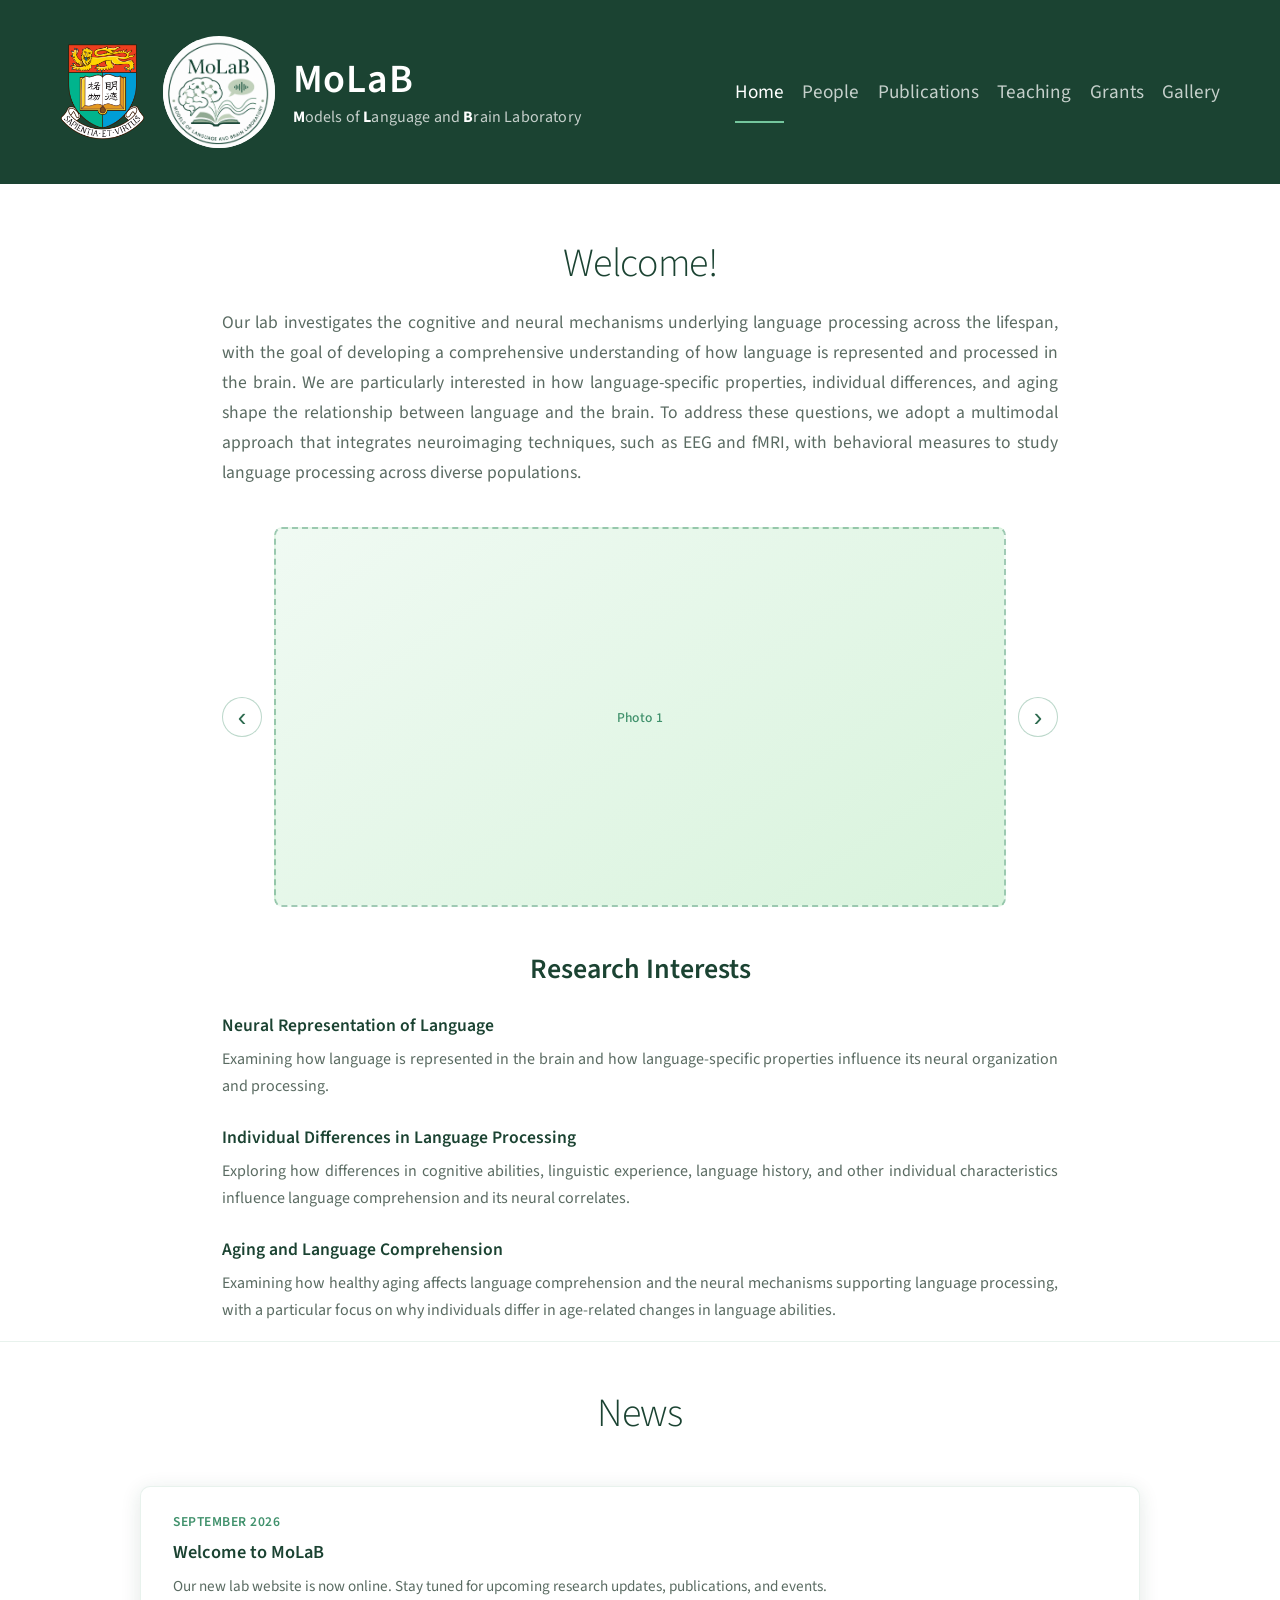
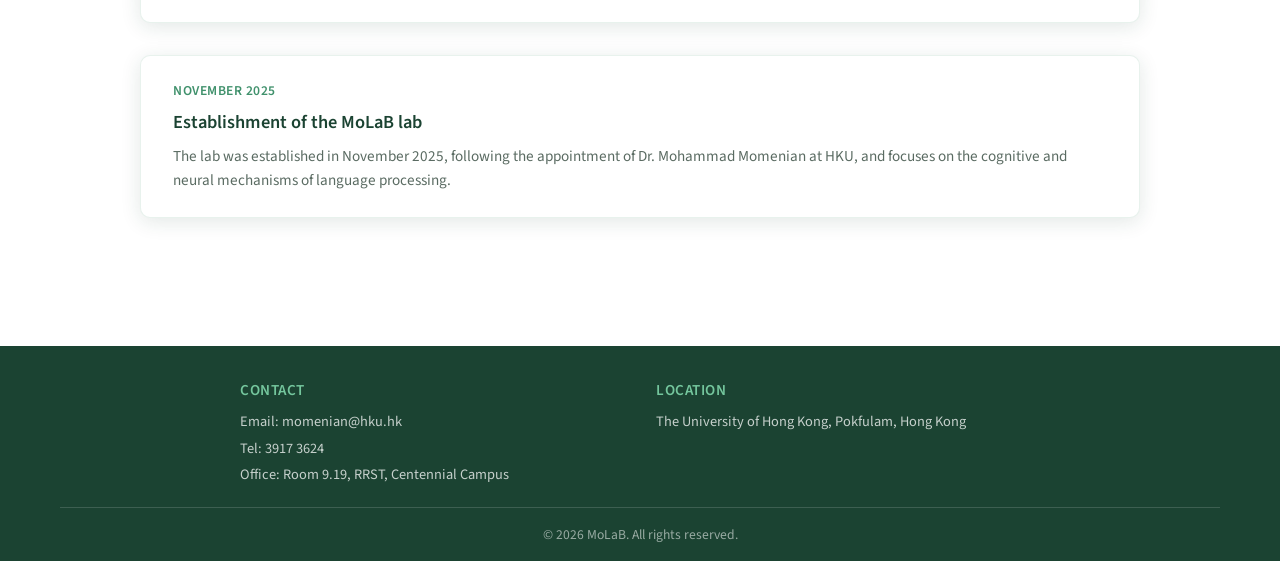
<file: index.html>
<!DOCTYPE html>
<html lang="zh-CN">
<head>
    <meta charset="UTF-8">
    <meta name="viewport" content="width=device-width, initial-scale=1.0">
    <title>MoLaB</title>
    <link rel="stylesheet" href="styles.css">
    <link href="https://fonts.googleapis.com/css2?family=Source+Sans+Pro:wght@300;400;500;600&display=swap" rel="stylesheet">
</head>
<body>
    <header class="site-header regular-header">
        <div class="header-container">
            <a href="index.html" class="site-title">
                <img src="images/University_of_Hong_Kong.svg.png" alt="The University of Hong Kong" class="site-university-logo">
                <span class="site-lab-logo-wrap">
                    <img src="images/logo.png" alt="MoLaB logo" class="site-lab-logo">
                </span>
                <div class="site-title-brand">
                    <span class="site-title-text">MoLaB</span>
                    <span class="site-title-subtitle"><strong>M</strong>odels of <strong>L</strong>anguage and <strong>B</strong>rain Laboratory</span>
                </div>
            </a>
            <nav class="main-nav">
                <ul>
                    <li><a href="index.html" class="active">Home</a></li>
                    <li><a href="people.html">People</a></li>
                    <li><a href="publications.html">Publications</a></li>
                    <li><a href="teaching.html">Teaching</a></li>
                    <li><a href="grants.html">Grants</a></li>
                    <li><a href="gallery.html">Gallery</a></li>
                </ul>
            </nav>
        </div>
    </header>

    <section class="welcome-section welcome-section--home">
        <div class="container">
            <div class="section-header">
                <h2 class="section-title">Welcome!</h2>
                <p class="section-subtitle">Our lab investigates the cognitive and neural mechanisms underlying language processing across the lifespan, with the goal of developing a comprehensive understanding of how language is represented and processed in the brain. We are particularly interested in how language-specific properties, individual differences, and aging shape the relationship between language and the brain. To address these questions, we adopt a multimodal approach that integrates neuroimaging techniques, such as EEG and fMRI, with behavioral measures to study language processing across diverse populations.</p>
            </div>

            <div class="welcome-content">
                <div class="welcome-carousel" id="welcome-carousel" tabindex="0" aria-roledescription="carousel" aria-label="Welcome photos">
                    <button type="button" class="welcome-carousel-btn welcome-carousel-btn--prev" aria-label="Previous photo">&lsaquo;</button>
                    <div class="welcome-carousel-viewport">
                        <div class="welcome-carousel-track" id="welcome-carousel-track">
                            <div class="welcome-carousel-slide image-placeholder image-placeholder--welcome" aria-label="Welcome photo placeholder 1">Photo 1</div>
                            <div class="welcome-carousel-slide image-placeholder image-placeholder--welcome" aria-label="Welcome photo placeholder 2">Photo 2</div>
                        </div>
                    </div>
                    <button type="button" class="welcome-carousel-btn welcome-carousel-btn--next" aria-label="Next photo">&rsaquo;</button>
                </div>
            </div>

            <div class="research-interests">
                <h3 class="research-interests-title">Research Interests</h3>
                <div class="research-interests-list">
                    <article class="research-interest-item">
                        <h4 class="research-interest-title">Neural Representation of Language</h4>
                        <p class="research-interest-description">Examining how language is represented in the brain and how language-specific properties influence its neural organization and processing.</p>
                    </article>
                    <article class="research-interest-item">
                        <h4 class="research-interest-title">Individual Differences in Language Processing</h4>
                        <p class="research-interest-description">Exploring how differences in cognitive abilities, linguistic experience, language history, and other individual characteristics influence language comprehension and its neural correlates.</p>
                    </article>
                    <article class="research-interest-item">
                        <h4 class="research-interest-title">Aging and Language Comprehension</h4>
                        <p class="research-interest-description">Examining how healthy aging affects language comprehension and the neural mechanisms supporting language processing, with a particular focus on why individuals differ in age-related changes in language abilities.</p>
                    </article>
                </div>
            </div>
        </div>
    </section>

    <main class="main-content">
        <div class="container">
            <section class="news-section">
                <div class="section-header">
                    <h2 class="section-title">News</h2>
                </div>
                <div class="news-grid" id="news-container"></div>
            </section>
        </div>
    </main>

    <footer class="site-footer">
        <div class="container">
            <div class="footer-content">
                <div class="footer-section">
                    <h3>Contact</h3>
                    <p>Email: momenian@hku.hk</p>
                    <p>Tel: 3917 3624</p>
                    <p>Office: Room 9.19, RRST, Centennial Campus</p>
                </div>
                <div class="footer-section">
                    <h3>Location</h3>
                    <p>The University of Hong Kong, Pokfulam, Hong Kong</p>
                </div>
            </div>
            <div class="footer-bottom">
                <p>&copy; 2026 MoLaB. All rights reserved.</p>
            </div>
        </div>
    </footer>

    <script>
        async function loadNews() {
            try {
                const response = await fetch('news.json');
                const newsData = await response.json();
                const container = document.getElementById('news-container');

                newsData.forEach(news => {
                    const newsItem = document.createElement('div');
                    newsItem.className = 'news-item news-item--text-only';

                    let linksHTML = '';
                    if (news.links && news.links.length > 0) {
                        linksHTML = news.links.map(link =>
                            `<a href="${link.url}" target="_blank" class="news-link">${link.text}</a>`
                        ).join(' | ');
                    }

                    newsItem.innerHTML = `
                        <div class="news-content">
                            <div class="news-date">${news.date}</div>
                            <h3 class="news-title">${news.title}</h3>
                            <p class="news-description">${news.description}</p>
                            ${linksHTML}
                        </div>
                    `;

                    container.appendChild(newsItem);
                });
            } catch (error) {
                console.error('Error loading news:', error);
            }
        }

        function initWelcomeCarousel() {
            const carousel = document.getElementById('welcome-carousel');
            const track = document.getElementById('welcome-carousel-track');
            const slides = track ? track.querySelectorAll('.welcome-carousel-slide') : [];
            const prevBtn = document.querySelector('.welcome-carousel-btn--prev');
            const nextBtn = document.querySelector('.welcome-carousel-btn--next');

            if (!carousel || !track || slides.length === 0) {
                return;
            }

            let currentIndex = 0;

            function showSlide(index) {
                currentIndex = (index + slides.length) % slides.length;
                track.style.transform = `translateX(-${currentIndex * 100}%)`;
            }

            prevBtn.addEventListener('click', () => showSlide(currentIndex - 1));
            nextBtn.addEventListener('click', () => showSlide(currentIndex + 1));

            carousel.addEventListener('keydown', (event) => {
                if (event.key === 'ArrowLeft') {
                    event.preventDefault();
                    showSlide(currentIndex - 1);
                } else if (event.key === 'ArrowRight') {
                    event.preventDefault();
                    showSlide(currentIndex + 1);
                }
            });
        }

        document.addEventListener('DOMContentLoaded', () => {
            loadNews();
            initWelcomeCarousel();
        });
    </script>
</body>
</html>
</file>
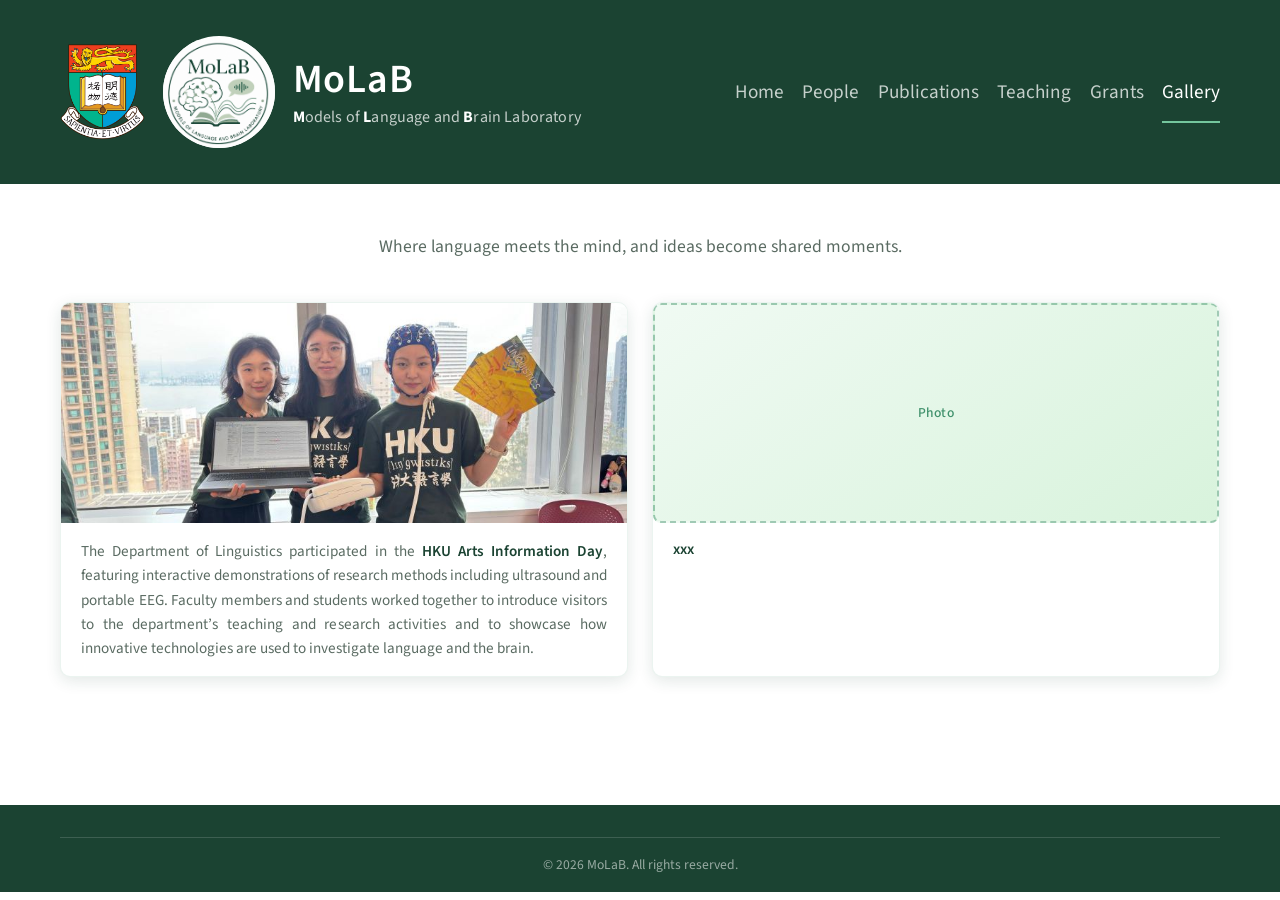
<file: gallery.html>
<!DOCTYPE html>
<html lang="zh-CN">
<head>
    <meta charset="UTF-8">
    <meta name="viewport" content="width=device-width, initial-scale=1.0">
    <title>Gallery - MoLaB</title>
    <link rel="stylesheet" href="styles.css">
    <link href="https://fonts.googleapis.com/css2?family=Source+Sans+Pro:wght@300;400;500;600&display=swap" rel="stylesheet">
</head>
<body>
    <header class="site-header regular-header">
        <div class="header-container">
            <a href="index.html" class="site-title">
                <img src="images/University_of_Hong_Kong.svg.png" alt="The University of Hong Kong" class="site-university-logo">
                <span class="site-lab-logo-wrap">
                    <img src="images/logo.png" alt="MoLaB logo" class="site-lab-logo">
                </span>
                <div class="site-title-brand">
                    <span class="site-title-text">MoLaB</span>
                    <span class="site-title-subtitle"><strong>M</strong>odels of <strong>L</strong>anguage and <strong>B</strong>rain Laboratory</span>
                </div>
            </a>
            <nav class="main-nav">
                <ul>
                    <li><a href="index.html">Home</a></li>
                    <li><a href="people.html">People</a></li>
                    <li><a href="publications.html">Publications</a></li>
                    <li><a href="teaching.html">Teaching</a></li>
                    <li><a href="grants.html">Grants</a></li>
                    <li><a href="gallery.html" class="active">Gallery</a></li>
                </ul>
            </nav>
        </div>
    </header>

    <main class="main-content gallery-page">
        <div class="container">
            <section class="section-header">
                <p class="section-subtitle">
                    Where language meets the mind, and ideas become shared moments.
                </p>
            </section>

            <section class="section">
                <div class="gallery-grid">
                    <div class="gallery-item">
                        <img src="images/hku_day.jpeg" alt="HKU Arts Information Day" class="gallery-photo">
                        <div class="gallery-caption">
                            <p class="gallery-description">The Department of Linguistics participated in the <strong>HKU Arts Information Day</strong>, featuring interactive demonstrations of research methods including ultrasound and portable EEG. Faculty members and students worked together to introduce visitors to the department’s teaching and research activities and to showcase how innovative technologies are used to investigate language and the brain.</p>
                        </div>
                    </div>

                    <div class="gallery-item">
                        <div class="image-placeholder image-placeholder--gallery">Photo</div>
                        <div class="gallery-caption">
                            <h4>xxx</h4>
                        </div>
                    </div>
                </div>
            </section>
        </div>
    </main>

    <footer class="site-footer">
        <div class="container">
            <div class="footer-bottom">
                <p>&copy; 2026 MoLaB. All rights reserved.</p>
            </div>
        </div>
    </footer>
</body>
</html>
</file>
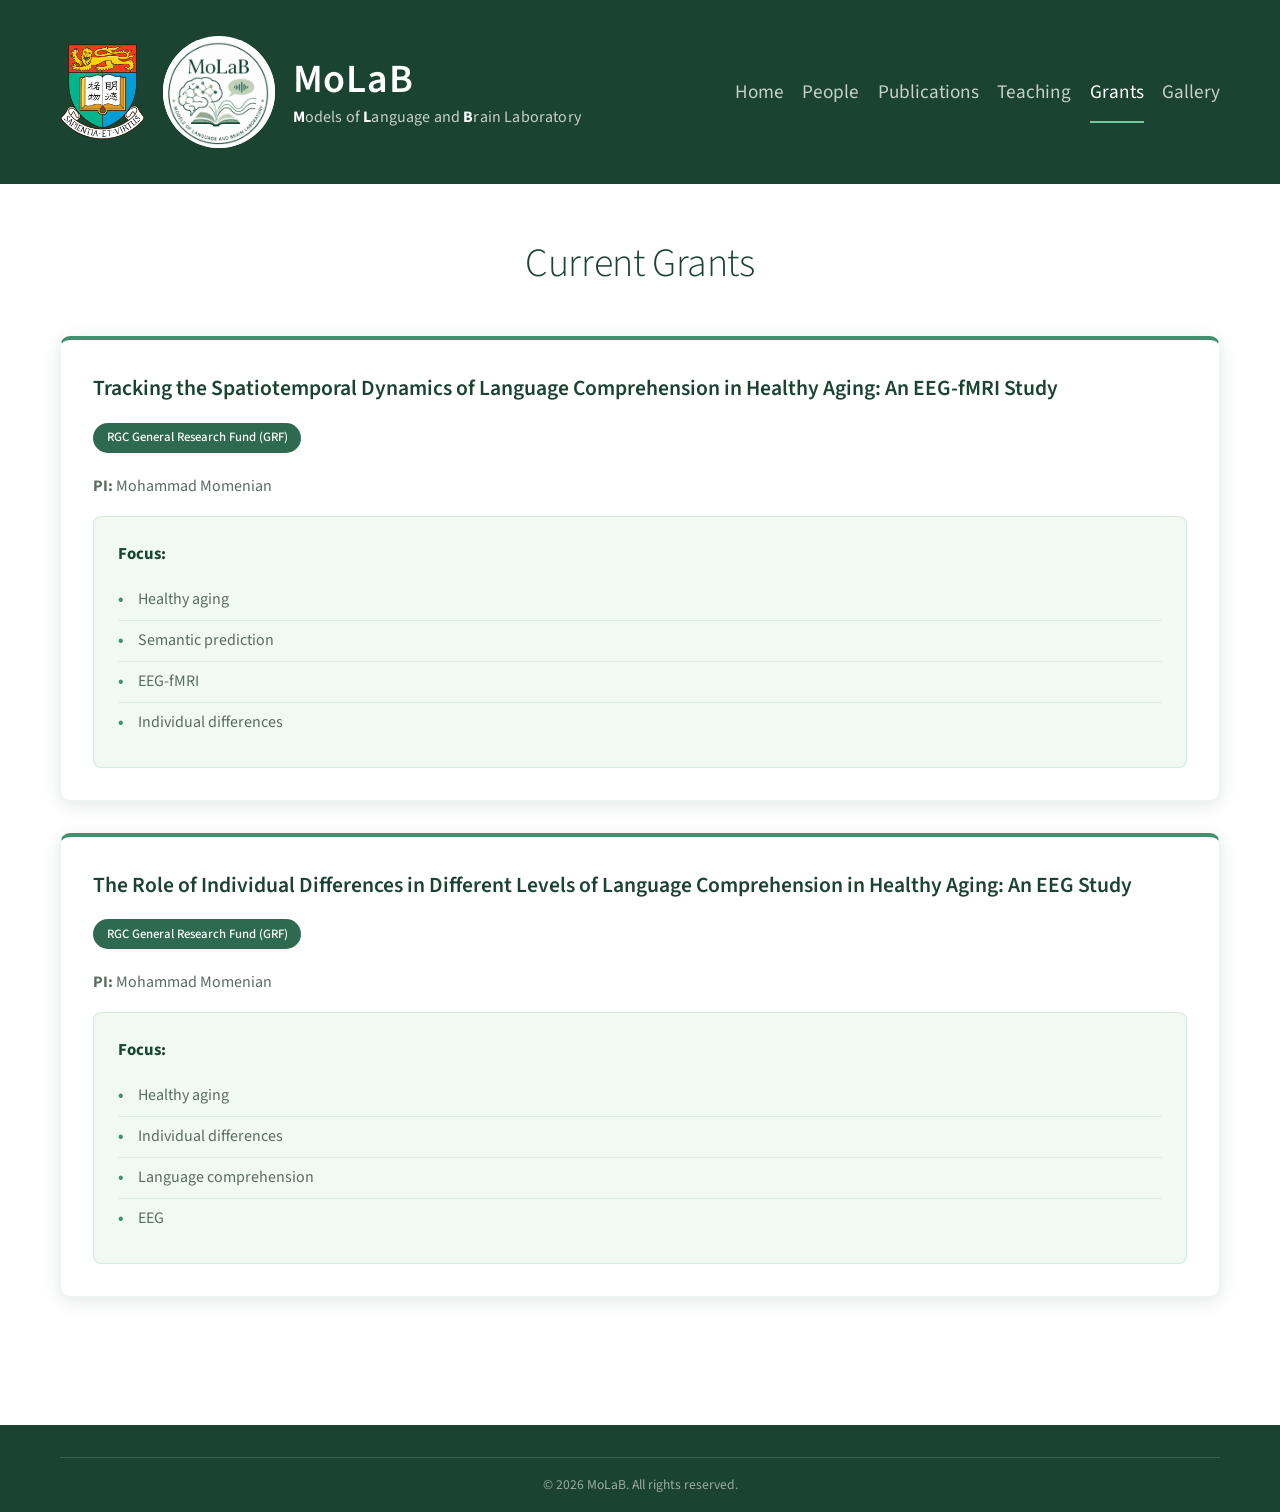
<file: grants.html>
<!DOCTYPE html>
<html lang="zh-CN">
<head>
    <meta charset="UTF-8">
    <meta name="viewport" content="width=device-width, initial-scale=1.0">
    <title>Grants - MoLaB</title>
    <link rel="stylesheet" href="styles.css">
    <link href="https://fonts.googleapis.com/css2?family=Source+Sans+Pro:wght@300;400;500;600&display=swap" rel="stylesheet">
</head>
<body>
    <header class="site-header regular-header">
        <div class="header-container">
            <a href="index.html" class="site-title">
                <img src="images/University_of_Hong_Kong.svg.png" alt="The University of Hong Kong" class="site-university-logo">
                <span class="site-lab-logo-wrap">
                    <img src="images/logo.png" alt="MoLaB logo" class="site-lab-logo">
                </span>
                <div class="site-title-brand">
                    <span class="site-title-text">MoLaB</span>
                    <span class="site-title-subtitle"><strong>M</strong>odels of <strong>L</strong>anguage and <strong>B</strong>rain Laboratory</span>
                </div>
            </a>
            <nav class="main-nav">
                <ul>
                    <li><a href="index.html">Home</a></li>
                    <li><a href="people.html">People</a></li>
                    <li><a href="publications.html">Publications</a></li>
                    <li><a href="teaching.html">Teaching</a></li>
                    <li><a href="grants.html" class="active">Grants</a></li>
                    <li><a href="gallery.html">Gallery</a></li>
                </ul>
            </nav>
        </div>
    </header>

    <main class="main-content grants-page">
        <div class="container">
            <section class="section">
                <div class="section-header">
                    <h2 class="section-title">Current Grants</h2>
                </div>

                <div class="course-card">
                    <h3 class="course-title">Tracking the Spatiotemporal Dynamics of Language Comprehension in Healthy Aging: An EEG-fMRI Study</h3>
                    <div class="course-meta">
                        <span class="course-semester">RGC General Research Fund (GRF)</span>
                    </div>
                    <p class="course-description">
                        <strong>PI:</strong> Mohammad Momenian
                    </p>
                    <div class="course-topics">
                        <h4>Focus:</h4>
                        <ul>
                            <li>Healthy aging</li>
                            <li>Semantic prediction</li>
                            <li>EEG-fMRI</li>
                            <li>Individual differences</li>
                        </ul>
                    </div>
                </div>

                <div class="course-card">
                    <h3 class="course-title">The Role of Individual Differences in Different Levels of Language Comprehension in Healthy Aging: An EEG Study</h3>
                    <div class="course-meta">
                        <span class="course-semester">RGC General Research Fund (GRF)</span>
                    </div>
                    <p class="course-description">
                        <strong>PI:</strong> Mohammad Momenian
                    </p>
                    <div class="course-topics">
                        <h4>Focus:</h4>
                        <ul>
                            <li>Healthy aging</li>
                            <li>Individual differences</li>
                            <li>Language comprehension</li>
                            <li>EEG</li>
                        </ul>
                    </div>
                </div>
            </section>
        </div>
    </main>

    <footer class="site-footer">
        <div class="container">
            <div class="footer-bottom">
                <p>&copy; 2026 MoLaB. All rights reserved.</p>
            </div>
        </div>
    </footer>
</body>
</html>
</file>
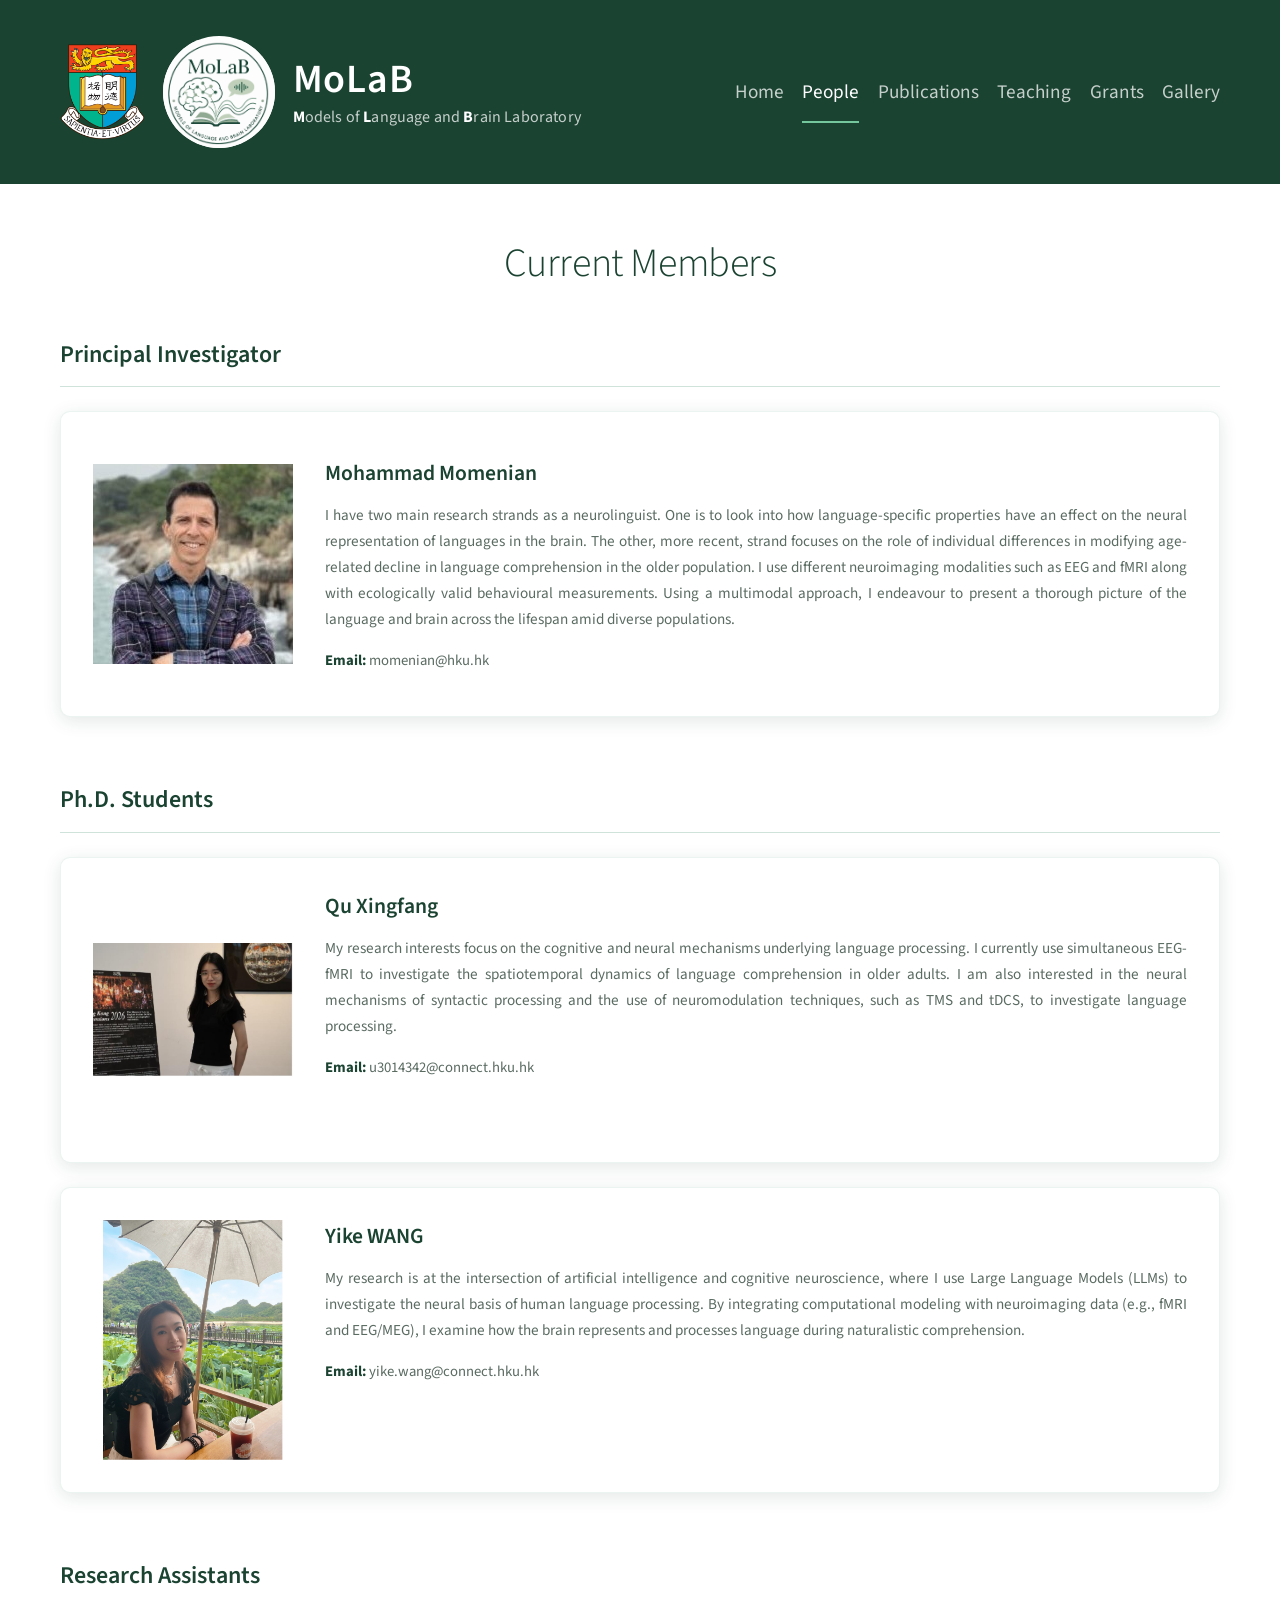
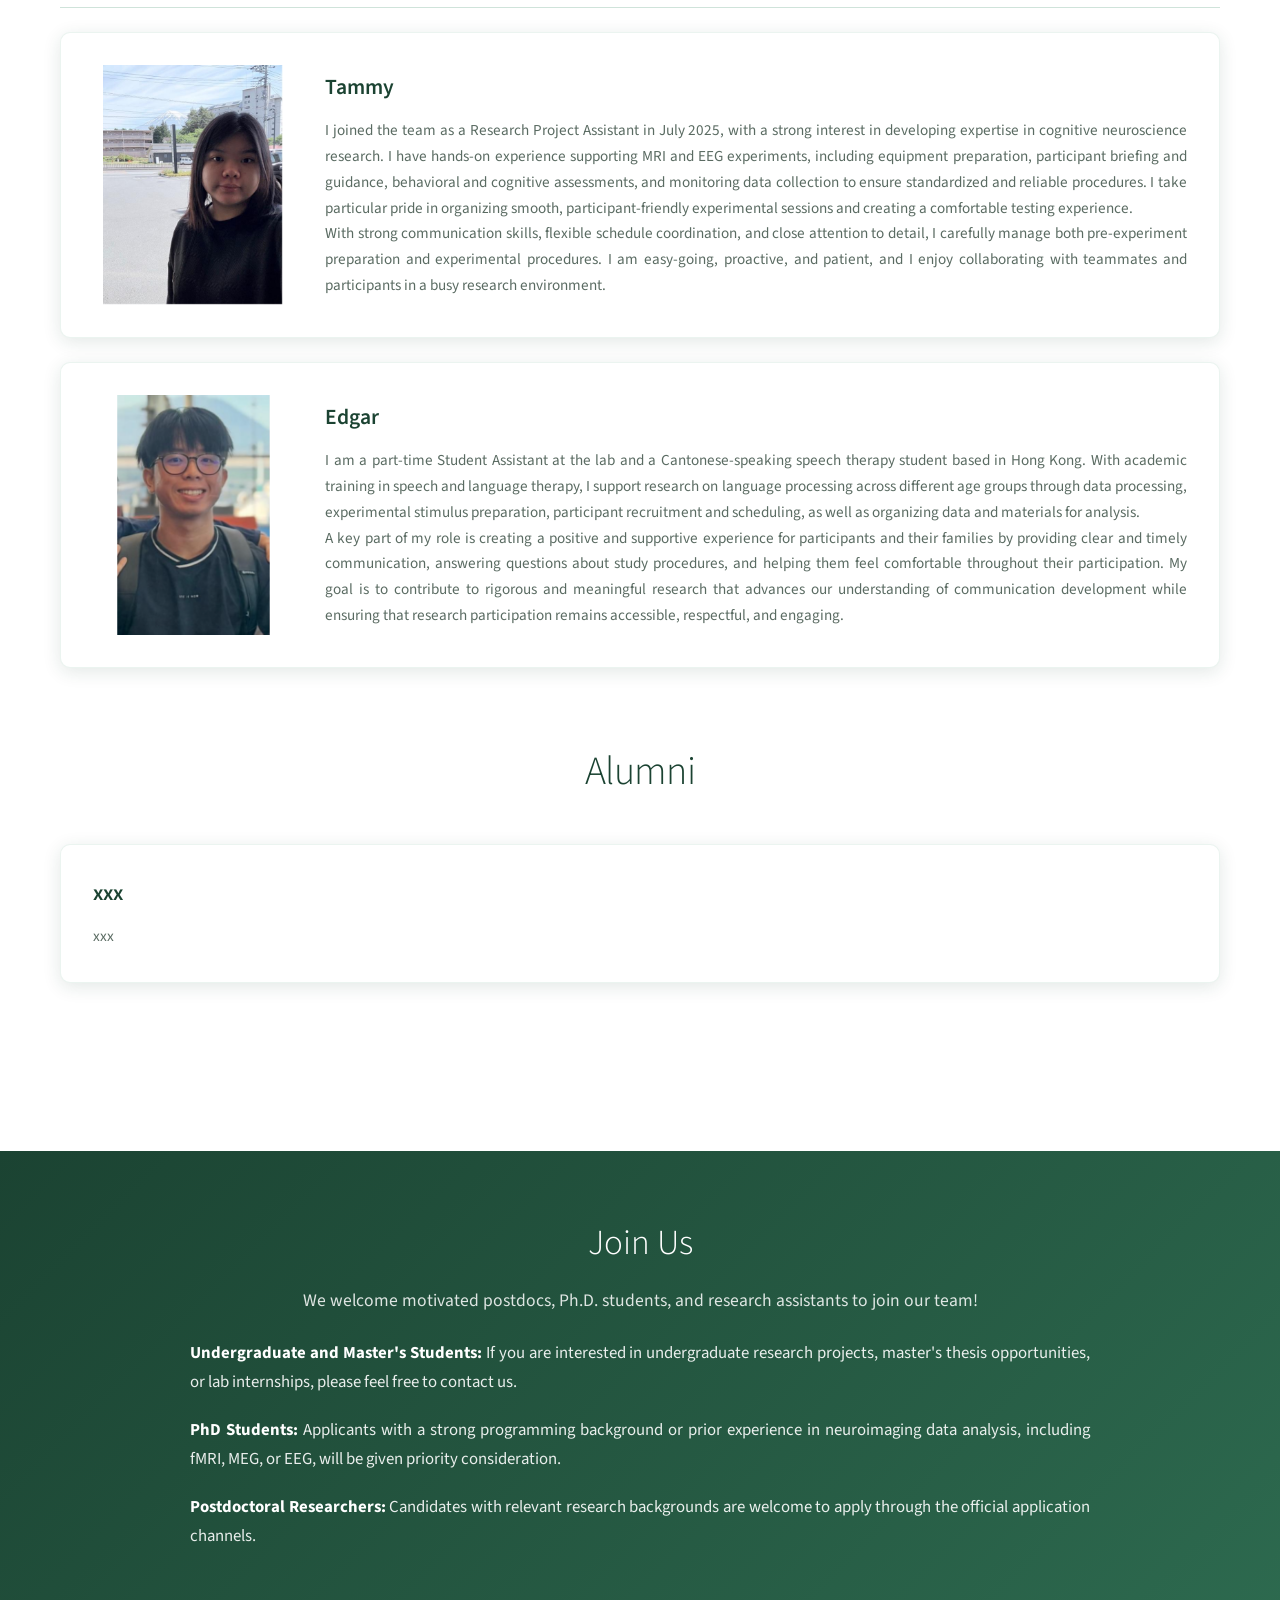
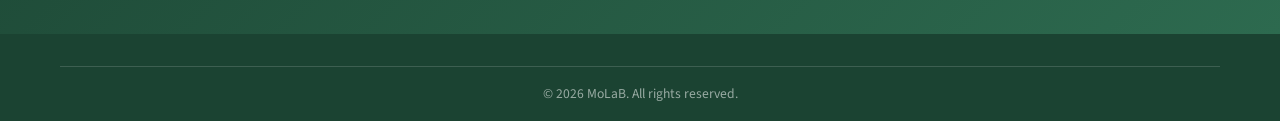
<file: people.html>
<!DOCTYPE html>
<html lang="zh-CN">
<head>
    <meta charset="UTF-8">
    <meta name="viewport" content="width=device-width, initial-scale=1.0">
    <title>People - MoLaB</title>
    <link rel="stylesheet" href="styles.css">
    <link href="https://fonts.googleapis.com/css2?family=Source+Sans+Pro:wght@300;400;500;600&display=swap" rel="stylesheet">
</head>
<body>
    <header class="site-header regular-header">
        <div class="header-container">
            <a href="index.html" class="site-title">
                <img src="images/University_of_Hong_Kong.svg.png" alt="The University of Hong Kong" class="site-university-logo">
                <span class="site-lab-logo-wrap">
                    <img src="images/logo.png" alt="MoLaB logo" class="site-lab-logo">
                </span>
                <div class="site-title-brand">
                    <span class="site-title-text">MoLaB</span>
                    <span class="site-title-subtitle"><strong>M</strong>odels of <strong>L</strong>anguage and <strong>B</strong>rain Laboratory</span>
                </div>
            </a>
            <nav class="main-nav">
                <ul>
                    <li><a href="index.html">Home</a></li>
                    <li><a href="people.html" class="active">People</a></li>
                    <li><a href="publications.html">Publications</a></li>
                    <li><a href="teaching.html">Teaching</a></li>
                    <li><a href="grants.html">Grants</a></li>
                    <li><a href="gallery.html">Gallery</a></li>
                </ul>
            </nav>
        </div>
    </header>

    <main class="main-content people-page">
        <div class="container">
            <section class="people-section">
                <div class="section-header">
                    <h2 class="section-title">Current Members</h2>
                </div>

                <div class="people-list">
                    <h3 class="people-group-title">Principal Investigator</h3>

                    <article class="person-row person-card person-row--photo-center">
                        <img src="images/Mo_Photo-300x225-1.jpg" alt="Mohammad Momenian" class="person-photo">
                        <div class="person-info">
                            <h3 class="person-name">Mohammad Momenian</h3>
                            <p class="person-description">
                                I have two main research strands as a neurolinguist. One is to look into how language-specific properties have an effect on the neural representation of languages in the brain. The other, more recent, strand focuses on the role of individual differences in modifying age-related decline in language comprehension in the older population. I use different neuroimaging modalities such as EEG and fMRI along with ecologically valid behavioural measurements. Using a multimodal approach, I endeavour to present a thorough picture of the language and brain across the lifespan amid diverse populations.
                            </p>
                            <p class="person-contact"><strong>Email:</strong> momenian@hku.hk</p>
                        </div>
                    </article>

                    <h3 class="people-group-title">Ph.D. Students</h3>

                    <article class="person-row person-card">
                        <img src="images/qu.jpg" alt="Qu Xingfang" class="person-photo">
                        <div class="person-info">
                            <h3 class="person-name">Qu Xingfang</h3>
                            <p class="person-description">
                                My research interests focus on the cognitive and neural mechanisms underlying language processing. I currently use simultaneous EEG-fMRI to investigate the spatiotemporal dynamics of language comprehension in older adults. I am also interested in the neural mechanisms of syntactic processing and the use of neuromodulation techniques, such as TMS and tDCS, to investigate language processing.
                            </p>
                            <p class="person-contact"><strong>Email:</strong> u3014342@connect.hku.hk</p>
                        </div>
                    </article>

                    <article class="person-row person-card">
                        <img src="images/yike.jpg" alt="Yike WANG" class="person-photo">
                        <div class="person-info">
                            <h3 class="person-name">Yike WANG</h3>
                            <p class="person-description">
                                My research is at the intersection of artificial intelligence and cognitive neuroscience, where I use Large Language Models (LLMs) to investigate the neural basis of human language processing. By integrating computational modeling with neuroimaging data (e.g., fMRI and EEG/MEG), I examine how the brain represents and processes language during naturalistic comprehension.
                            </p>
                            <p class="person-contact"><strong>Email:</strong> yike.wang@connect.hku.hk</p>
                        </div>
                    </article>

                    <h3 class="people-group-title">Research Assistants</h3>

                    <article class="person-row person-card person-row--photo-center">
                        <img src="images/tammy.jpg" alt="Tammy" class="person-photo">
                        <div class="person-info">
                            <h3 class="person-name">Tammy</h3>
                            <p class="person-description">
                                I joined the team as a Research Project Assistant in July 2025, with a strong interest in developing expertise in cognitive neuroscience research. I have hands-on experience supporting MRI and EEG experiments, including equipment preparation, participant briefing and guidance, behavioral and cognitive assessments, and monitoring data collection to ensure standardized and reliable procedures. I take particular pride in organizing smooth, participant-friendly experimental sessions and creating a comfortable testing experience.
                            </p>
                            <p class="person-description">
                                With strong communication skills, flexible schedule coordination, and close attention to detail, I carefully manage both pre-experiment preparation and experimental procedures. I am easy-going, proactive, and patient, and I enjoy collaborating with teammates and participants in a busy research environment.
                            </p>
                        </div>
                    </article>

                    <article class="person-row person-card person-row--photo-center">
                        <img src="images/edgar.png" alt="Edgar" class="person-photo">
                        <div class="person-info">
                            <h3 class="person-name">Edgar</h3>
                            <p class="person-description">
                                I am a part-time Student Assistant at the lab and a Cantonese-speaking speech therapy student based in Hong Kong. With academic training in speech and language therapy, I support research on language processing across different age groups through data processing, experimental stimulus preparation, participant recruitment and scheduling, as well as organizing data and materials for analysis.
                            </p>
                            <p class="person-description">
                                A key part of my role is creating a positive and supportive experience for participants and their families by providing clear and timely communication, answering questions about study procedures, and helping them feel comfortable throughout their participation. My goal is to contribute to rigorous and meaningful research that advances our understanding of communication development while ensuring that research participation remains accessible, respectful, and engaging.
                            </p>
                        </div>
                    </article>
                </div>
            </section>

            <section class="people-section">
                <div class="section-header">
                    <h2 class="section-title">Alumni</h2>
                </div>
                <div class="people-list">
                    <article class="person-row person-card person-row--no-photo">
                        <div class="person-info">
                            <h3 class="person-name">xxx</h3>
                            <p class="person-description">xxx</p>
                        </div>
                    </article>
                </div>
            </section>
        </div>
    </main>

    <section class="cta-section">
        <div class="container">
            <h2 class="cta-title">Join Us</h2>
            <div class="cta-content">
                <p class="cta-description">
                    We welcome motivated postdocs, Ph.D. students, and research assistants to join our team!
                </p>
                <p class="cta-text">
                    <strong>Undergraduate and Master's Students:</strong>
                    If you are interested in undergraduate research projects, master's thesis opportunities, or lab internships, please feel free to contact us.
                </p>
                <p class="cta-text">
                    <strong>PhD Students:</strong>
                    Applicants with a strong programming background or prior experience in neuroimaging data analysis, including fMRI, MEG, or EEG, will be given priority consideration.
                </p>
                <p class="cta-text">
                    <strong>Postdoctoral Researchers:</strong>
                    Candidates with relevant research backgrounds are welcome to apply through the official application channels.
                </p>
            </div>
        </div>
    </section>

    <footer class="site-footer">
        <div class="container">
            <div class="footer-bottom">
                <p>&copy; 2026 MoLaB. All rights reserved.</p>
            </div>
        </div>
    </footer>
</body>
</html>
</file>
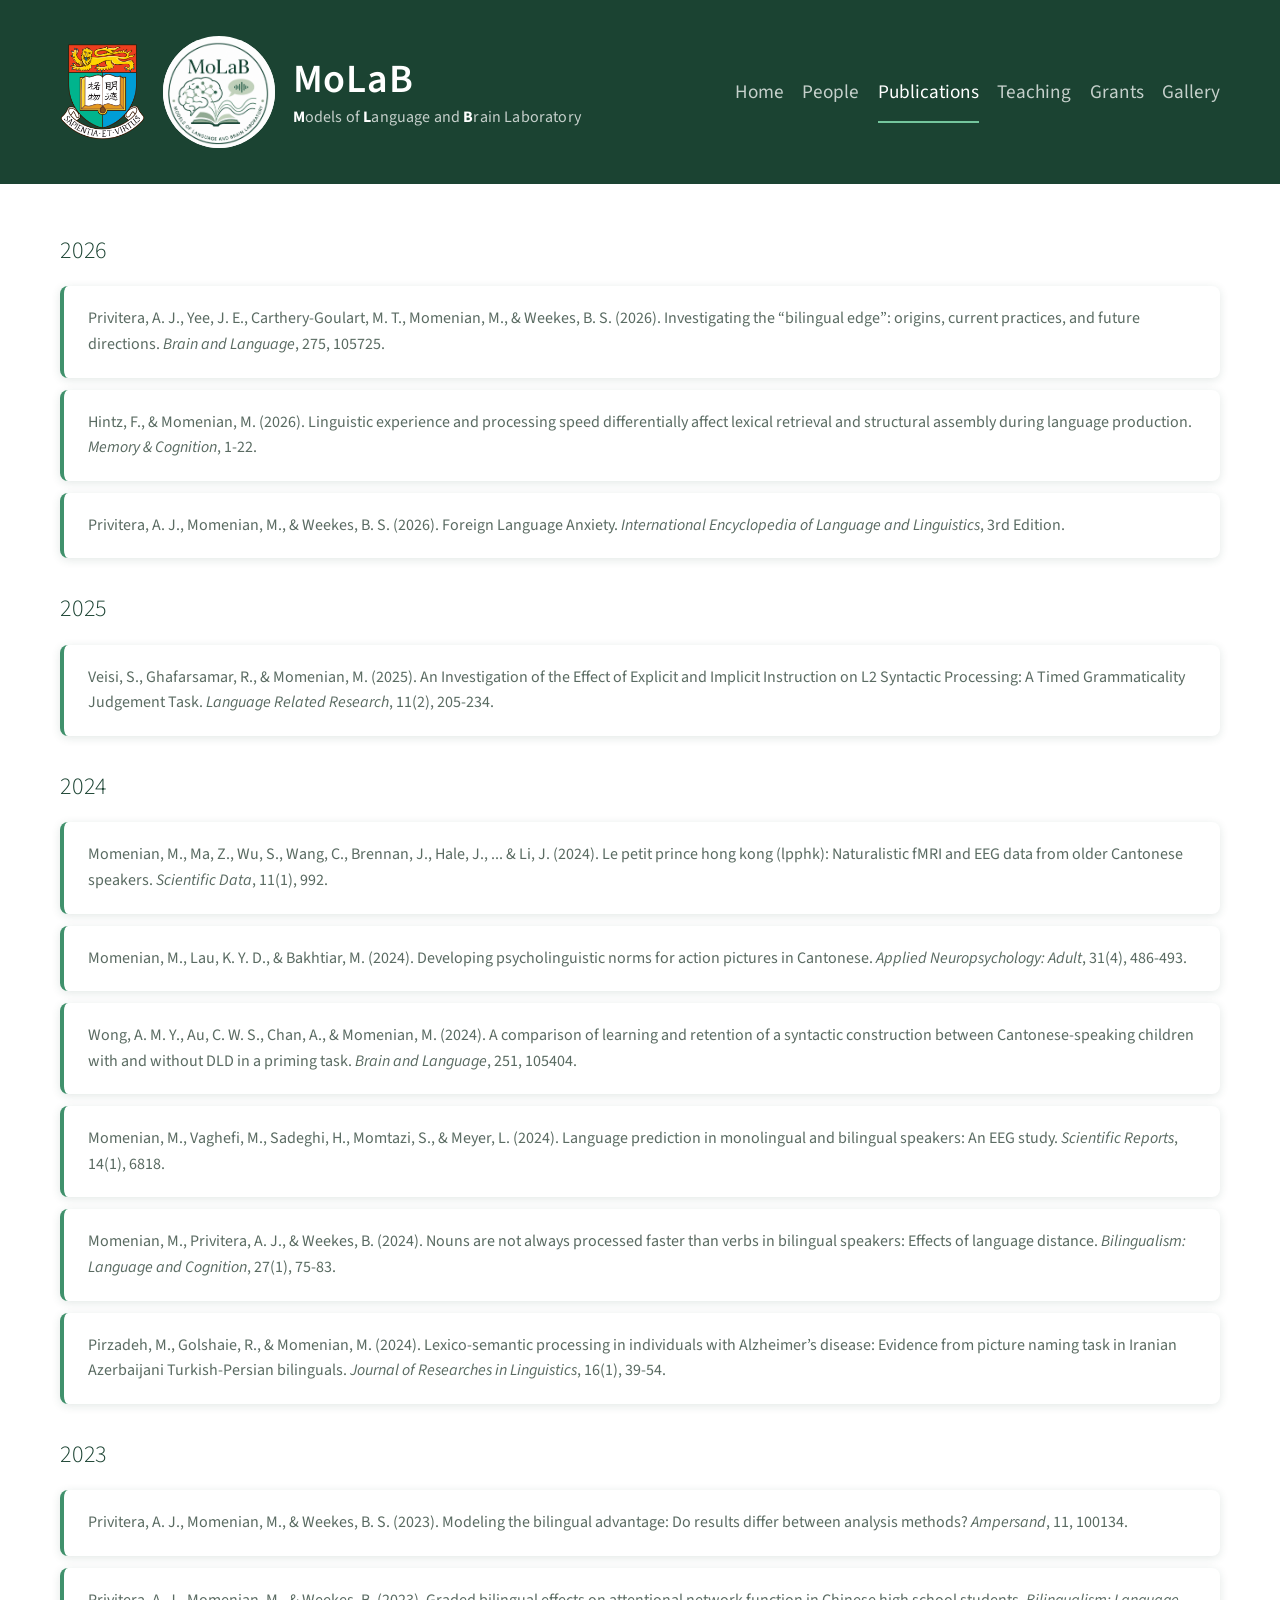
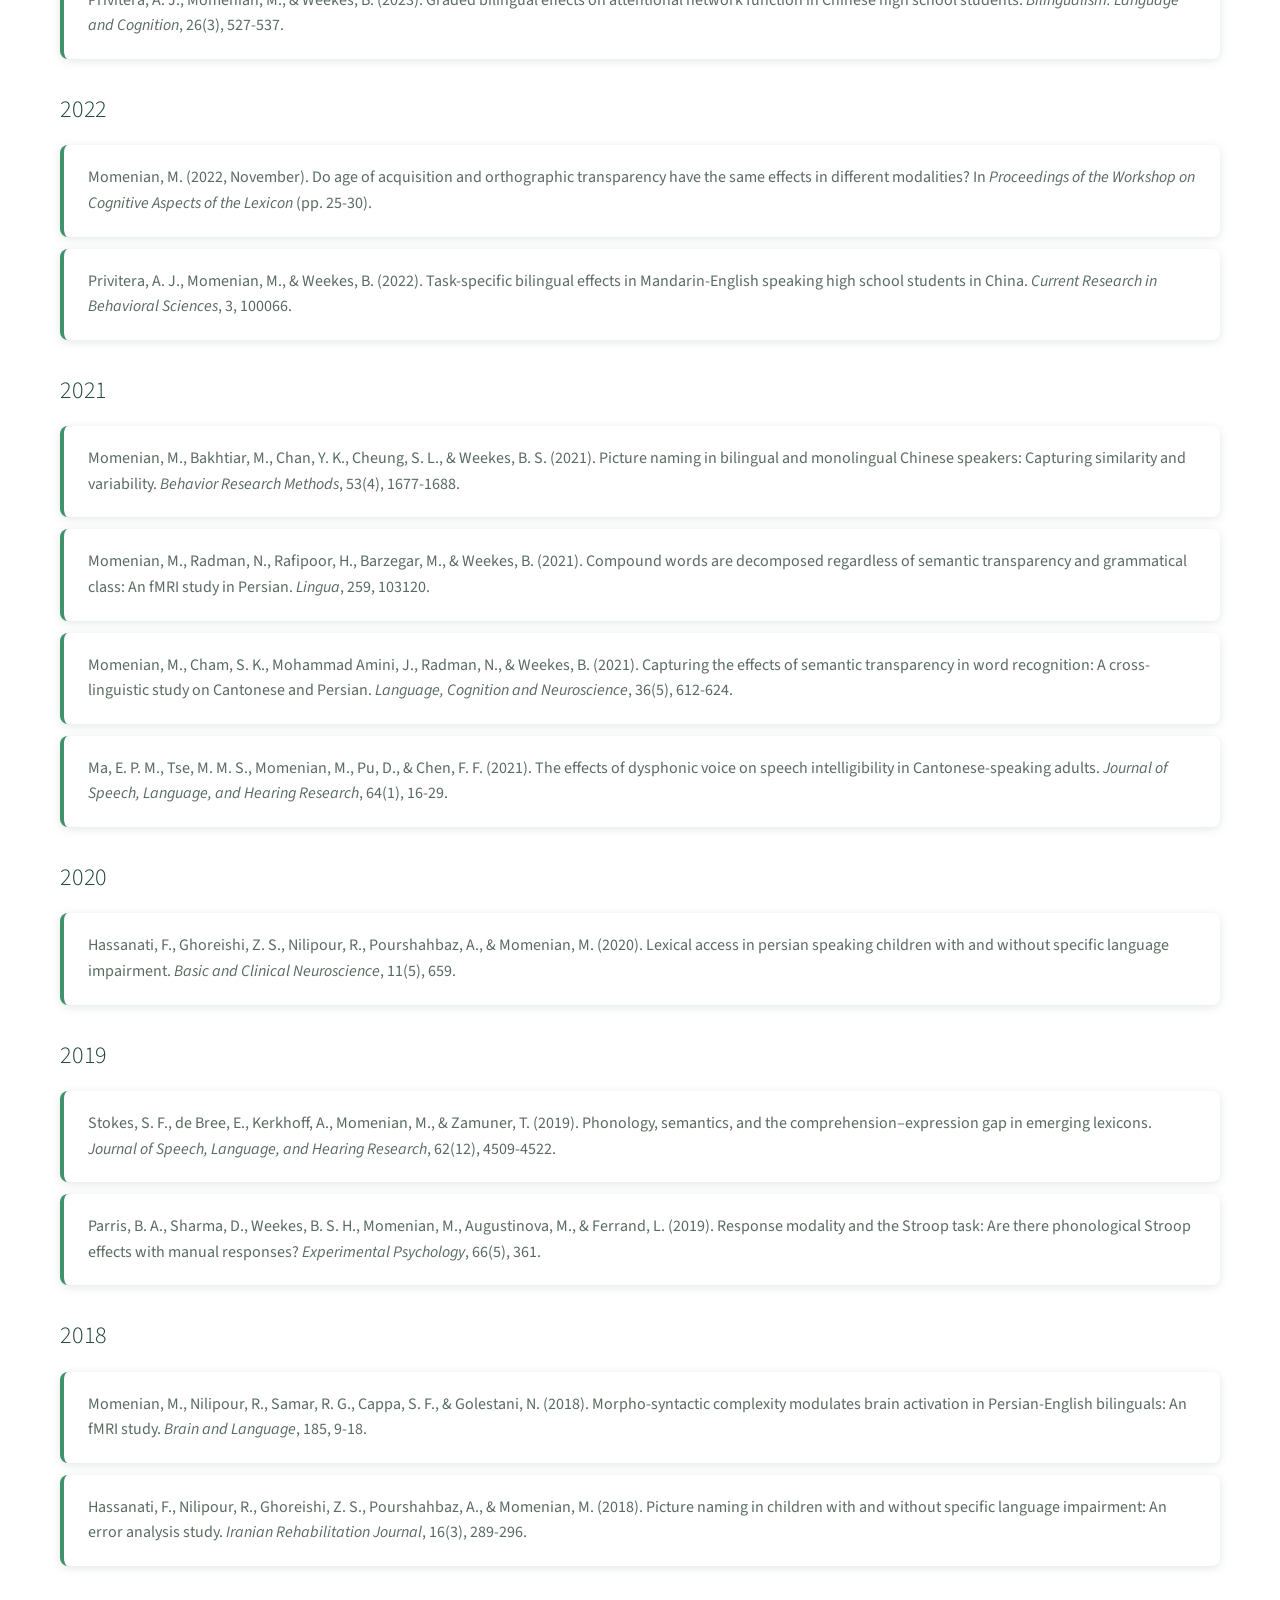
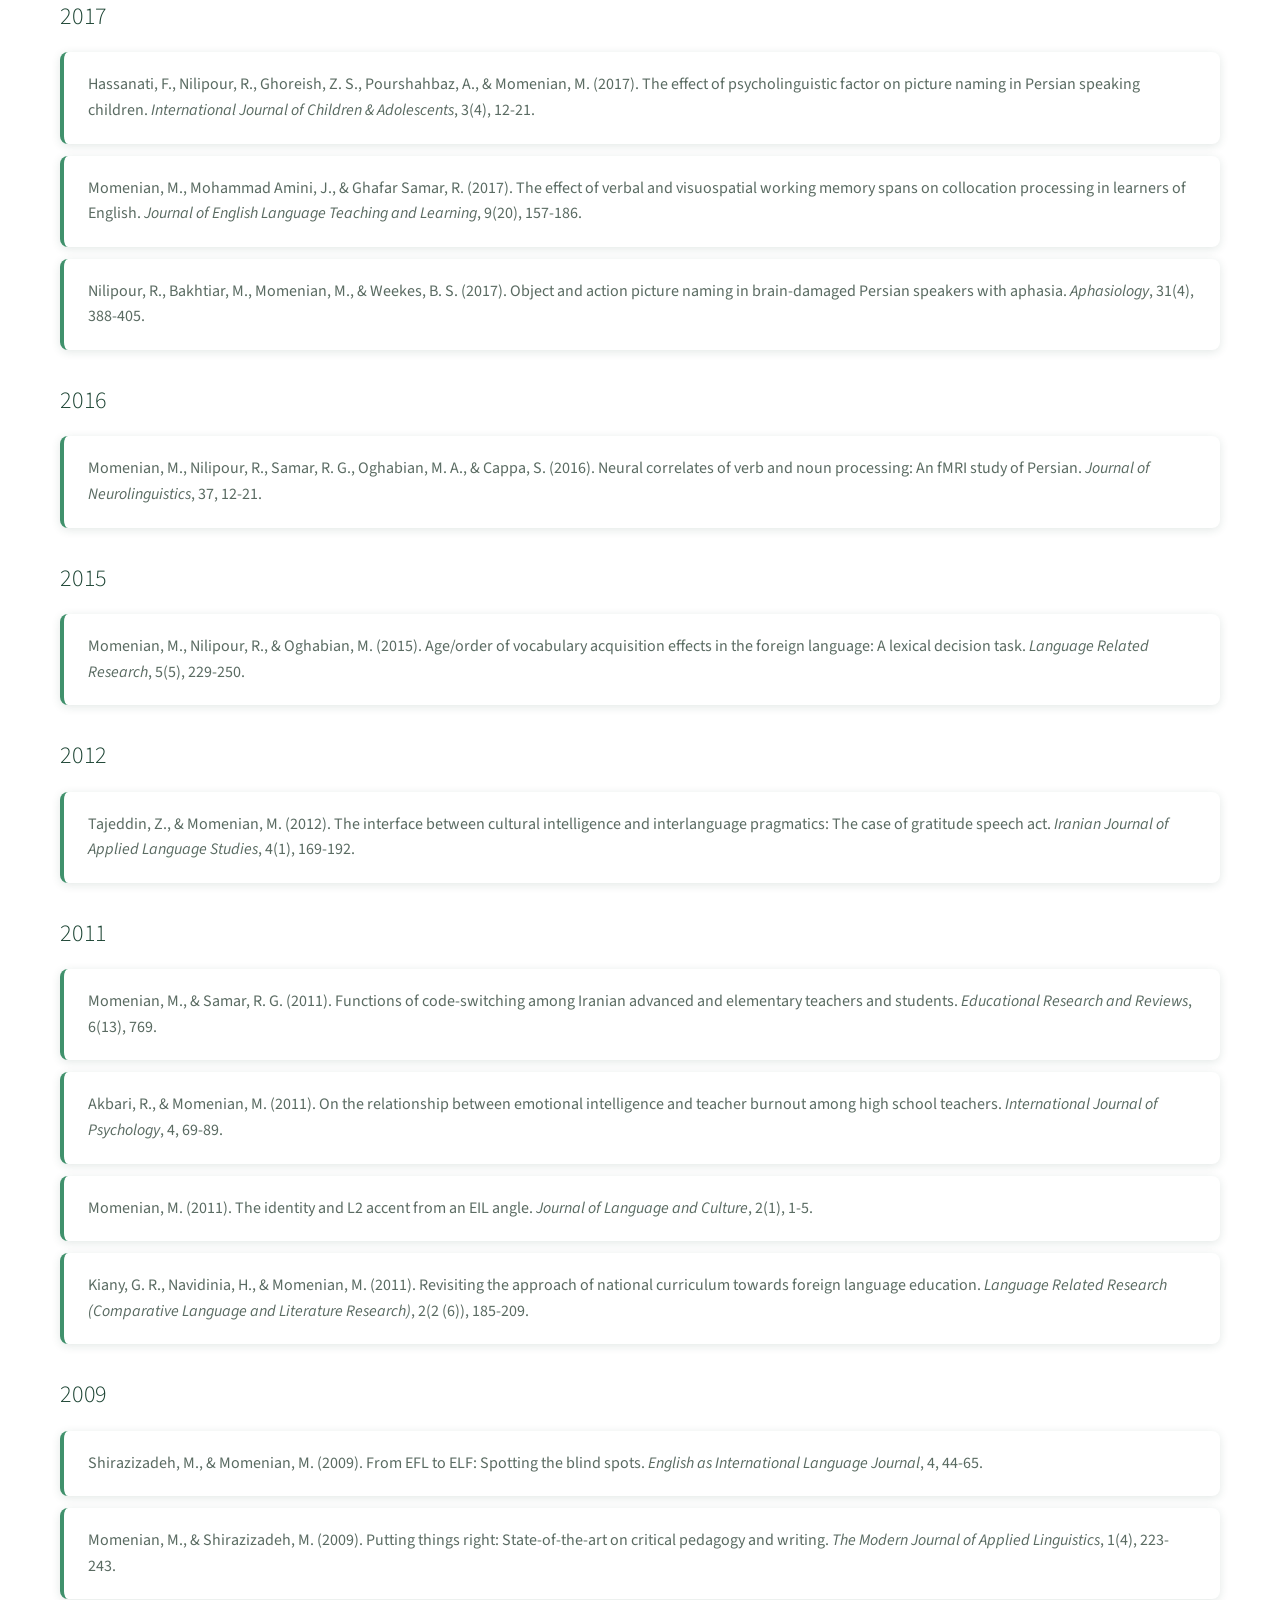
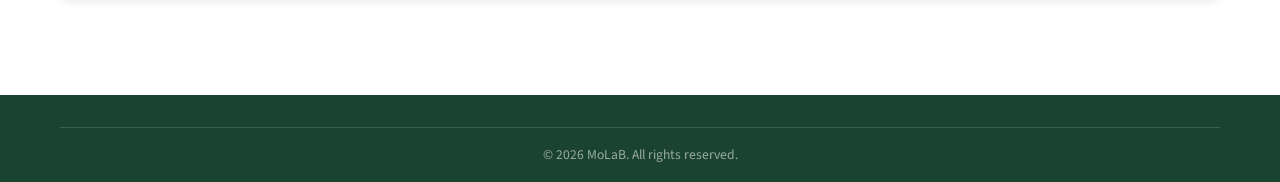
<file: publications.html>
<!DOCTYPE html>
<html lang="zh-CN">
<head>
    <meta charset="UTF-8">
    <meta name="viewport" content="width=device-width, initial-scale=1.0">
    <title>Publications - MoLaB</title>
    <link rel="stylesheet" href="styles.css">
    <link href="https://fonts.googleapis.com/css2?family=Source+Sans+Pro:wght@300;400;500;600&display=swap" rel="stylesheet">
</head>
<body>
    <header class="site-header regular-header">
        <div class="header-container">
            <a href="index.html" class="site-title">
                <img src="images/University_of_Hong_Kong.svg.png" alt="The University of Hong Kong" class="site-university-logo">
                <span class="site-lab-logo-wrap">
                    <img src="images/logo.png" alt="MoLaB logo" class="site-lab-logo">
                </span>
                <div class="site-title-brand">
                    <span class="site-title-text">MoLaB</span>
                    <span class="site-title-subtitle"><strong>M</strong>odels of <strong>L</strong>anguage and <strong>B</strong>rain Laboratory</span>
                </div>
            </a>
            <nav class="main-nav">
                <ul>
                    <li><a href="index.html">Home</a></li>
                    <li><a href="people.html">People</a></li>
                    <li><a href="publications.html" class="active">Publications</a></li>
                    <li><a href="teaching.html">Teaching</a></li>
                    <li><a href="grants.html">Grants</a></li>
                    <li><a href="gallery.html">Gallery</a></li>
                </ul>
            </nav>
        </div>
    </header>

    <main class="main-content publications-page">
        <div class="container">
            <section class="section">
                <div class="section-header">
                    <h2 class="section-title">2026</h2>
                </div>
                <ul class="publication-list">
                    <li>
                        Privitera, A. J., Yee, J. E., Carthery-Goulart, M. T., Momenian, M., &amp; Weekes, B. S. (2026). Investigating the “bilingual edge”: origins, current practices, and future directions. <i>Brain and Language</i>, 275, 105725.
                    </li>
                    <li>
                        Hintz, F., &amp; Momenian, M. (2026). Linguistic experience and processing speed differentially affect lexical retrieval and structural assembly during language production. <i>Memory &amp; Cognition</i>, 1-22.
                    </li>
                    <li>
                        Privitera, A. J., Momenian, M., &amp; Weekes, B. S. (2026). Foreign Language Anxiety. <i>International Encyclopedia of Language and Linguistics</i>, 3rd Edition.
                    </li>
                </ul>
            </section>

            <section class="section">
                <div class="section-header">
                    <h2 class="section-title">2025</h2>
                </div>
                <ul class="publication-list">
                    <li>
                        Veisi, S., Ghafarsamar, R., &amp; Momenian, M. (2025). An Investigation of the Effect of Explicit and Implicit Instruction on L2 Syntactic Processing: A Timed Grammaticality Judgement Task. <i>Language Related Research</i>, 11(2), 205-234.
                    </li>
                </ul>
            </section>

            <section class="section">
                <div class="section-header">
                    <h2 class="section-title">2024</h2>
                </div>
                <ul class="publication-list">
                    <li>
                        Momenian, M., Ma, Z., Wu, S., Wang, C., Brennan, J., Hale, J., ... &amp; Li, J. (2024). Le petit prince hong kong (lpphk): Naturalistic fMRI and EEG data from older Cantonese speakers. <i>Scientific Data</i>, 11(1), 992.
                    </li>
                    <li>
                        Momenian, M., Lau, K. Y. D., &amp; Bakhtiar, M. (2024). Developing psycholinguistic norms for action pictures in Cantonese. <i>Applied Neuropsychology: Adult</i>, 31(4), 486-493.
                    </li>
                    <li>
                        Wong, A. M. Y., Au, C. W. S., Chan, A., &amp; Momenian, M. (2024). A comparison of learning and retention of a syntactic construction between Cantonese-speaking children with and without DLD in a priming task. <i>Brain and Language</i>, 251, 105404.
                    </li>
                    <li>
                        Momenian, M., Vaghefi, M., Sadeghi, H., Momtazi, S., &amp; Meyer, L. (2024). Language prediction in monolingual and bilingual speakers: An EEG study. <i>Scientific Reports</i>, 14(1), 6818.
                    </li>
                    <li>
                        Momenian, M., Privitera, A. J., &amp; Weekes, B. (2024). Nouns are not always processed faster than verbs in bilingual speakers: Effects of language distance. <i>Bilingualism: Language and Cognition</i>, 27(1), 75-83.
                    </li>
                    <li>
                        Pirzadeh, M., Golshaie, R., &amp; Momenian, M. (2024). Lexico-semantic processing in individuals with Alzheimer’s disease: Evidence from picture naming task in Iranian Azerbaijani Turkish-Persian bilinguals. <i>Journal of Researches in Linguistics</i>, 16(1), 39-54.
                    </li>
                </ul>
            </section>

            <section class="section">
                <div class="section-header">
                    <h2 class="section-title">2023</h2>
                </div>
                <ul class="publication-list">
                    <li>
                        Privitera, A. J., Momenian, M., &amp; Weekes, B. S. (2023). Modeling the bilingual advantage: Do results differ between analysis methods? <i>Ampersand</i>, 11, 100134.
                    </li>
                    <li>
                        Privitera, A. J., Momenian, M., &amp; Weekes, B. (2023). Graded bilingual effects on attentional network function in Chinese high school students. <i>Bilingualism: Language and Cognition</i>, 26(3), 527-537.
                    </li>
                </ul>
            </section>

            <section class="section">
                <div class="section-header">
                    <h2 class="section-title">2022</h2>
                </div>
                <ul class="publication-list">
                    <li>
                        Momenian, M. (2022, November). Do age of acquisition and orthographic transparency have the same effects in different modalities? In <i>Proceedings of the Workshop on Cognitive Aspects of the Lexicon</i> (pp. 25-30).
                    </li>
                    <li>
                        Privitera, A. J., Momenian, M., &amp; Weekes, B. (2022). Task-specific bilingual effects in Mandarin-English speaking high school students in China. <i>Current Research in Behavioral Sciences</i>, 3, 100066.
                    </li>
                </ul>
            </section>

            <section class="section">
                <div class="section-header">
                    <h2 class="section-title">2021</h2>
                </div>
                <ul class="publication-list">
                    <li>
                        Momenian, M., Bakhtiar, M., Chan, Y. K., Cheung, S. L., &amp; Weekes, B. S. (2021). Picture naming in bilingual and monolingual Chinese speakers: Capturing similarity and variability. <i>Behavior Research Methods</i>, 53(4), 1677-1688.
                    </li>
                    <li>
                        Momenian, M., Radman, N., Rafipoor, H., Barzegar, M., &amp; Weekes, B. (2021). Compound words are decomposed regardless of semantic transparency and grammatical class: An fMRI study in Persian. <i>Lingua</i>, 259, 103120.
                    </li>
                    <li>
                        Momenian, M., Cham, S. K., Mohammad Amini, J., Radman, N., &amp; Weekes, B. (2021). Capturing the effects of semantic transparency in word recognition: A cross-linguistic study on Cantonese and Persian. <i>Language, Cognition and Neuroscience</i>, 36(5), 612-624.
                    </li>
                    <li>
                        Ma, E. P. M., Tse, M. M. S., Momenian, M., Pu, D., &amp; Chen, F. F. (2021). The effects of dysphonic voice on speech intelligibility in Cantonese-speaking adults. <i>Journal of Speech, Language, and Hearing Research</i>, 64(1), 16-29.
                    </li>
                </ul>
            </section>

            <section class="section">
                <div class="section-header">
                    <h2 class="section-title">2020</h2>
                </div>
                <ul class="publication-list">
                    <li>
                        Hassanati, F., Ghoreishi, Z. S., Nilipour, R., Pourshahbaz, A., &amp; Momenian, M. (2020). Lexical access in persian speaking children with and without specific language impairment. <i>Basic and Clinical Neuroscience</i>, 11(5), 659.
                    </li>
                </ul>
            </section>

            <section class="section">
                <div class="section-header">
                    <h2 class="section-title">2019</h2>
                </div>
                <ul class="publication-list">
                    <li>
                        Stokes, S. F., de Bree, E., Kerkhoff, A., Momenian, M., &amp; Zamuner, T. (2019). Phonology, semantics, and the comprehension–expression gap in emerging lexicons. <i>Journal of Speech, Language, and Hearing Research</i>, 62(12), 4509-4522.
                    </li>
                    <li>
                        Parris, B. A., Sharma, D., Weekes, B. S. H., Momenian, M., Augustinova, M., &amp; Ferrand, L. (2019). Response modality and the Stroop task: Are there phonological Stroop effects with manual responses? <i>Experimental Psychology</i>, 66(5), 361.
                    </li>
                </ul>
            </section>

            <section class="section">
                <div class="section-header">
                    <h2 class="section-title">2018</h2>
                </div>
                <ul class="publication-list">
                    <li>
                        Momenian, M., Nilipour, R., Samar, R. G., Cappa, S. F., &amp; Golestani, N. (2018). Morpho-syntactic complexity modulates brain activation in Persian-English bilinguals: An fMRI study. <i>Brain and Language</i>, 185, 9-18.
                    </li>
                    <li>
                        Hassanati, F., Nilipour, R., Ghoreishi, Z. S., Pourshahbaz, A., &amp; Momenian, M. (2018). Picture naming in children with and without specific language impairment: An error analysis study. <i>Iranian Rehabilitation Journal</i>, 16(3), 289-296.
                    </li>
                </ul>
            </section>

            <section class="section">
                <div class="section-header">
                    <h2 class="section-title">2017</h2>
                </div>
                <ul class="publication-list">
                    <li>
                        Hassanati, F., Nilipour, R., Ghoreish, Z. S., Pourshahbaz, A., &amp; Momenian, M. (2017). The effect of psycholinguistic factor on picture naming in Persian speaking children. <i>International Journal of Children &amp; Adolescents</i>, 3(4), 12-21.
                    </li>
                    <li>
                        Momenian, M., Mohammad Amini, J., &amp; Ghafar Samar, R. (2017). The effect of verbal and visuospatial working memory spans on collocation processing in learners of English. <i>Journal of English Language Teaching and Learning</i>, 9(20), 157-186.
                    </li>
                    <li>
                        Nilipour, R., Bakhtiar, M., Momenian, M., &amp; Weekes, B. S. (2017). Object and action picture naming in brain-damaged Persian speakers with aphasia. <i>Aphasiology</i>, 31(4), 388-405.
                    </li>
                </ul>
            </section>

            <section class="section">
                <div class="section-header">
                    <h2 class="section-title">2016</h2>
                </div>
                <ul class="publication-list">
                    <li>
                        Momenian, M., Nilipour, R., Samar, R. G., Oghabian, M. A., &amp; Cappa, S. (2016). Neural correlates of verb and noun processing: An fMRI study of Persian. <i>Journal of Neurolinguistics</i>, 37, 12-21.
                    </li>
                </ul>
            </section>

            <section class="section">
                <div class="section-header">
                    <h2 class="section-title">2015</h2>
                </div>
                <ul class="publication-list">
                    <li>
                        Momenian, M., Nilipour, R., &amp; Oghabian, M. (2015). Age/order of vocabulary acquisition effects in the foreign language: A lexical decision task. <i>Language Related Research</i>, 5(5), 229-250.
                    </li>
                </ul>
            </section>

            <section class="section">
                <div class="section-header">
                    <h2 class="section-title">2012</h2>
                </div>
                <ul class="publication-list">
                    <li>
                        Tajeddin, Z., &amp; Momenian, M. (2012). The interface between cultural intelligence and interlanguage pragmatics: The case of gratitude speech act. <i>Iranian Journal of Applied Language Studies</i>, 4(1), 169-192.
                    </li>
                </ul>
            </section>

            <section class="section">
                <div class="section-header">
                    <h2 class="section-title">2011</h2>
                </div>
                <ul class="publication-list">
                    <li>
                        Momenian, M., &amp; Samar, R. G. (2011). Functions of code-switching among Iranian advanced and elementary teachers and students. <i>Educational Research and Reviews</i>, 6(13), 769.
                    </li>
                    <li>
                        Akbari, R., &amp; Momenian, M. (2011). On the relationship between emotional intelligence and teacher burnout among high school teachers. <i>International Journal of Psychology</i>, 4, 69-89.
                    </li>
                    <li>
                        Momenian, M. (2011). The identity and L2 accent from an EIL angle. <i>Journal of Language and Culture</i>, 2(1), 1-5.
                    </li>
                    <li>
                        Kiany, G. R., Navidinia, H., &amp; Momenian, M. (2011). Revisiting the approach of national curriculum towards foreign language education. <i>Language Related Research (Comparative Language and Literature Research)</i>, 2(2 (6)), 185-209.
                    </li>
                </ul>
            </section>

            <section class="section">
                <div class="section-header">
                    <h2 class="section-title">2009</h2>
                </div>
                <ul class="publication-list">
                    <li>
                        Shirazizadeh, M., &amp; Momenian, M. (2009). From EFL to ELF: Spotting the blind spots. <i>English as International Language Journal</i>, 4, 44-65.
                    </li>
                    <li>
                        Momenian, M., &amp; Shirazizadeh, M. (2009). Putting things right: State-of-the-art on critical pedagogy and writing. <i>The Modern Journal of Applied Linguistics</i>, 1(4), 223-243.
                    </li>
                </ul>
            </section>
        </div>
    </main>

    <footer class="site-footer">
        <div class="container">
            <div class="footer-bottom">
                <p>&copy; 2026 MoLaB. All rights reserved.</p>
            </div>
        </div>
    </footer>
</body>
</html>
</file>
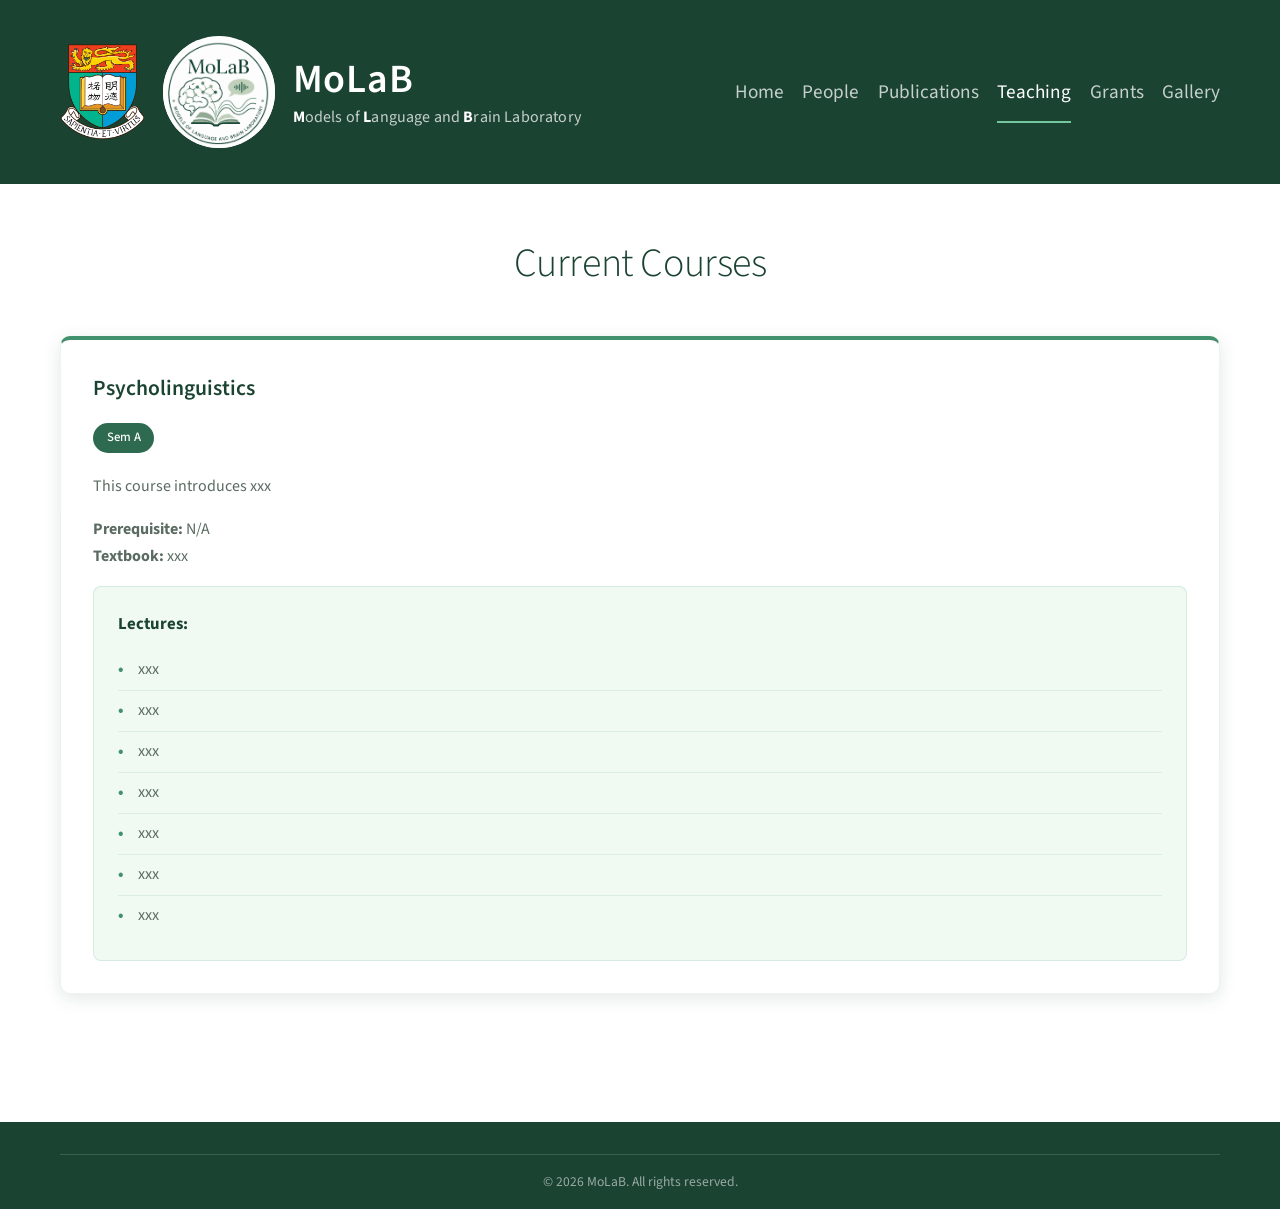
<file: teaching.html>
<!DOCTYPE html>
<html lang="zh-CN">
<head>
    <meta charset="UTF-8">
    <meta name="viewport" content="width=device-width, initial-scale=1.0">
    <title>Teaching - MoLaB</title>
    <link rel="stylesheet" href="styles.css">
    <link href="https://fonts.googleapis.com/css2?family=Source+Sans+Pro:wght@300;400;500;600&display=swap" rel="stylesheet">
</head>
<body>
    <header class="site-header regular-header">
        <div class="header-container">
            <a href="index.html" class="site-title">
                <img src="images/University_of_Hong_Kong.svg.png" alt="The University of Hong Kong" class="site-university-logo">
                <span class="site-lab-logo-wrap">
                    <img src="images/logo.png" alt="MoLaB logo" class="site-lab-logo">
                </span>
                <div class="site-title-brand">
                    <span class="site-title-text">MoLaB</span>
                    <span class="site-title-subtitle"><strong>M</strong>odels of <strong>L</strong>anguage and <strong>B</strong>rain Laboratory</span>
                </div>
            </a>
            <nav class="main-nav">
                <ul>
                    <li><a href="index.html">Home</a></li>
                    <li><a href="people.html">People</a></li>
                    <li><a href="publications.html">Publications</a></li>
                    <li><a href="teaching.html" class="active">Teaching</a></li>
                    <li><a href="grants.html">Grants</a></li>
                    <li><a href="gallery.html">Gallery</a></li>
                </ul>
            </nav>
        </div>
    </header>

    <main class="main-content teaching-page">
        <div class="container">
            <section class="section">
                <div class="section-header">
                    <h2 class="section-title">Current Courses</h2>
                </div>

                <div class="course-card">
                    <h3 class="course-title">Psycholinguistics</h3>
                    <div class="course-meta">
                        <span class="course-semester">Sem A</span>
                    </div>
                    <p class="course-description">
                        This course introduces xxx
                    </p>
                    <p class="course-description">
                        <strong>Prerequisite:</strong> N/A<br>
                        <strong>Textbook:</strong> xxx
                    </p>
                    <div class="course-topics">
                        <h4>Lectures:</h4>
                        <ul>
                            <li>xxx</li>
                            <li>xxx</li>
                            <li>xxx</li>
                            <li>xxx</li>
                            <li>xxx</li>
                            <li>xxx</li>
                            <li>xxx</li>
                        </ul>
                    </div>
                </div>
            </section>
        </div>
    </main>

    <footer class="site-footer">
        <div class="container">
            <div class="footer-bottom">
                <p>&copy; 2026 MoLaB. All rights reserved.</p>
            </div>
        </div>
    </footer>
</body>
</html>
</file>
<file: styles.css>
/* MoLaB Website - Green Theme */

:root {
    --green-900: #1b4332;
    --green-800: #2d6a4f;
    --green-700: #40916c;
    --green-600: #52b788;
    --green-500: #74c69d;
    --green-100: #d8f3dc;
    --green-50: #f0faf3;
    --text-dark: #1a2e24;
    --text-muted: #5a6b62;
    --white: #ffffff;
    --shadow: rgba(27, 67, 50, 0.12);
}

* {
    margin: 0;
    padding: 0;
    box-sizing: border-box;
}

body {
    font-family: 'Source Sans Pro', -apple-system, BlinkMacSystemFont, 'Segoe UI', system-ui, sans-serif;
    line-height: 1.6;
    color: var(--text-dark);
    background-color: var(--white);
    font-size: 16px;
}

.container {
    max-width: 1200px;
    margin: 0 auto;
    padding: 0 20px;
}

/* Header */
.site-header {
    background: var(--green-900);
    color: var(--white);
    padding: 2.25rem 0;
    position: absolute;
    top: 0;
    width: 100%;
    z-index: 1000;
    backdrop-filter: blur(10px);
}

.header-container {
    display: flex;
    justify-content: space-between;
    align-items: center;
    max-width: 1200px;
    margin: 0 auto;
    padding: 0 20px;
    min-height: 96px;
}

.site-title {
    font-size: 2.5rem;
    font-weight: 600;
    color: var(--white);
    text-decoration: none;
    letter-spacing: 0.02em;
    display: flex;
    align-items: center;
    gap: 1.1rem;
}

.site-university-logo {
    height: 96px;
    width: auto;
    object-fit: contain;
    flex-shrink: 0;
}

.site-lab-logo-wrap {
    width: 112px;
    height: 112px;
    flex-shrink: 0;
    position: relative;
    overflow: hidden;
    border-radius: 50%;
    background: var(--white);
}

.site-lab-logo {
    position: absolute;
    top: 4px;
    left: 4px;
    width: calc(100% - 8px);
    height: calc(100% - 8px);
    object-fit: contain;
    object-position: 53% 57%;
    transform: scale(1.62);
    transform-origin: center center;
    display: block;
}

.site-logo-placeholder {
    width: 96px;
    height: 96px;
    border: 2px dashed rgba(255, 255, 255, 0.45);
    border-radius: 8px;
    background: rgba(255, 255, 255, 0.08);
    display: flex;
    align-items: center;
    justify-content: center;
    font-size: 0.7rem;
    color: rgba(255, 255, 255, 0.6);
    text-transform: uppercase;
    letter-spacing: 0.05em;
    flex-shrink: 0;
}

.site-title-brand {
    display: flex;
    flex-direction: column;
    gap: 0.2rem;
    line-height: 1.2;
}

.site-title-text {
    font-size: 2.5rem;
    font-weight: 600;
}

.site-title-subtitle {
    font-size: 1rem;
    font-weight: 400;
    color: rgba(255, 255, 255, 0.75);
    letter-spacing: 0.01em;
    line-height: 1.3;
    max-width: 420px;
}

.site-title-subtitle strong {
    font-weight: 700;
    color: var(--white);
}

.site-title:hover {
    opacity: 0.9;
    transition: opacity 0.3s ease;
}

.main-nav ul {
    display: flex;
    list-style: none;
    gap: 1.15rem;
    margin: 0;
}

.main-nav a {
    text-decoration: none;
    color: rgba(255, 255, 255, 0.75);
    font-weight: 400;
    font-size: 1.2rem;
    padding: 0.6rem 0;
    transition: color 0.3s ease;
    position: relative;
}

.main-nav a:hover,
.main-nav a.active {
    color: var(--white);
}

.main-nav a.active::after {
    content: '';
    position: absolute;
    bottom: -0.5rem;
    left: 0;
    width: 100%;
    height: 2px;
    background: var(--green-500);
}

/* Hero Section */
.hero-section {
    height: 100vh;
    min-height: 600px;
    background: linear-gradient(135deg, rgba(27, 67, 50, 0.88) 0%, rgba(45, 106, 79, 0.82) 50%, rgba(64, 145, 108, 0.75) 100%);
    color: var(--white);
    display: flex;
    align-items: center;
    justify-content: center;
    text-align: center;
    position: relative;
    overflow: hidden;
}

.hero-section::before {
    content: '';
    position: absolute;
    inset: 0;
    background:
        radial-gradient(circle at 20% 80%, rgba(116, 198, 157, 0.25) 0%, transparent 50%),
        radial-gradient(circle at 80% 20%, rgba(82, 183, 136, 0.2) 0%, transparent 45%);
}

.hero-content {
    position: relative;
    z-index: 2;
    max-width: 900px;
    padding: 0 2rem;
}

.hero-title {
    font-size: 3.2rem;
    font-weight: 300;
    margin-bottom: 1.5rem;
    letter-spacing: -0.02em;
    line-height: 1.15;
}

.hero-subtitle {
    font-size: 1.15rem;
    color: rgba(255, 255, 255, 0.92);
    font-weight: 300;
    line-height: 1.7;
    text-align: justify;
}

/* Welcome Section */
.welcome-section {
    background: var(--white);
    padding: 3rem 0;
    border-bottom: 1px solid rgba(64, 145, 108, 0.12);
}

.welcome-section--home {
    padding-top: 3rem;
    padding-bottom: 1rem;
}

.welcome-content {
    max-width: 900px;
    margin: 2rem auto;
    padding: 0 2rem;
}

.image-placeholder--welcome {
    width: 100%;
    height: 380px;
    margin: 0;
}

.welcome-carousel {
    display: flex;
    align-items: center;
    gap: 0.75rem;
    max-width: 900px;
    margin: 0 auto;
    outline: none;
}

.welcome-carousel-viewport {
    flex: 1;
    overflow: hidden;
    border-radius: 8px;
}

.welcome-carousel-track {
    display: flex;
    transition: transform 0.4s ease;
}

.welcome-carousel-slide {
    min-width: 100%;
    flex-shrink: 0;
}

.welcome-carousel-btn {
    flex-shrink: 0;
    width: 2.5rem;
    height: 2.5rem;
    border: 1px solid rgba(64, 145, 108, 0.35);
    border-radius: 50%;
    background: var(--white);
    color: var(--green-800);
    font-size: 1.6rem;
    line-height: 1;
    cursor: pointer;
    transition: background 0.3s ease, color 0.3s ease, border-color 0.3s ease;
}

.welcome-carousel-btn:hover,
.welcome-carousel-btn:focus-visible {
    background: var(--green-800);
    color: var(--white);
    border-color: var(--green-800);
    outline: none;
}

.research-interests {
    max-width: 900px;
    margin: 2.5rem auto 0;
    padding: 0 2rem;
}

.research-interests-title {
    font-size: 1.75rem;
    font-weight: 600;
    color: var(--green-900);
    margin-bottom: 1.25rem;
    text-align: center;
}

.research-interests-list {
    display: flex;
    flex-direction: column;
    gap: 1.5rem;
}

.research-interest-item {
    padding: 0;
}

.research-interest-title {
    font-size: 1.1rem;
    font-weight: 600;
    color: var(--green-900);
    margin-bottom: 0.35rem;
}

.research-interest-description {
    color: var(--text-muted);
    line-height: 1.7;
    text-align: justify;
}

.welcome-text {
    font-size: 1.1rem;
    color: var(--text-muted);
    line-height: 1.7;
    margin-bottom: 1rem;
    text-align: justify;
}

.welcome-text:last-child {
    margin-bottom: 0;
}

/* Hero Subtitle Section */
.hero-subtitle-section {
    background: linear-gradient(135deg, var(--green-50) 0%, var(--green-100) 100%);
    padding: 3rem 0;
    border-bottom: 1px solid rgba(64, 145, 108, 0.2);
}

.hero-subtitle-content {
    text-align: justify;
    max-width: 900px;
    margin: 0 auto;
    padding: 0 2rem;
}

.hero-subtitle-text {
    font-size: 1.1rem;
    color: var(--text-muted);
    line-height: 1.7;
    margin-bottom: 1.5rem;
}

.hero-subtitle-text:last-child {
    margin-bottom: 0;
}

.hero-subtitle-text a {
    color: var(--green-800);
    font-weight: 500;
}

.hero-subtitle-text a:hover {
    color: var(--green-700);
}

/* Main Content */
.main-content {
    padding: 4rem 0;
}

.welcome-section + .main-content {
    padding-top: 1.5rem;
}

.section {
    margin-bottom: 4rem;
}

.section-header {
    text-align: center;
    margin-bottom: 2.5rem;
}

.section-title {
    font-size: 2.5rem;
    font-weight: 300;
    color: var(--green-900);
    margin-bottom: 0.75rem;
    letter-spacing: -0.01em;
}

.section-subtitle {
    font-size: 1.1rem;
    color: var(--text-muted);
    max-width: 900px;
    margin: 0 auto;
    padding: 0 2rem;
    line-height: 1.7;
    text-align: center;
}

.welcome-section .section-subtitle {
    text-align: justify;
}

/* Image Placeholders */
.image-placeholder {
    background: linear-gradient(145deg, var(--green-50) 0%, var(--green-100) 100%);
    border: 2px dashed rgba(64, 145, 108, 0.45);
    border-radius: 8px;
    display: flex;
    align-items: center;
    justify-content: center;
    color: var(--green-700);
    font-size: 0.85rem;
    font-weight: 500;
    letter-spacing: 0.03em;
    text-align: center;
    padding: 1rem;
}

.image-placeholder--hero {
    display: none;
}

.image-placeholder--news {
    width: 400px;
    height: 250px;
    flex-shrink: 0;
}

.image-placeholder--person {
    width: 120px;
    height: 120px;
    margin: 0 auto 1.5rem;
    border-radius: 50%;
}

.image-placeholder--gallery {
    width: 100%;
    height: 220px;
}

/* News Section */
.news-section {
    margin: 1rem 0 4rem;
}

.news-grid {
    display: flex;
    flex-direction: column;
    gap: 2rem;
    margin-top: 2rem;
}

.news-item {
    display: flex;
    align-items: center;
    background: var(--white);
    border-radius: 10px;
    overflow: hidden;
    box-shadow: 0 4px 20px var(--shadow);
    border: 1px solid rgba(64, 145, 108, 0.12);
    transition: transform 0.3s ease, box-shadow 0.3s ease;
    max-width: 1000px;
    margin: 0 auto;
    width: 100%;
}

.news-item--text-only {
    display: block;
}

.news-item:hover {
    transform: translateY(-3px);
    box-shadow: 0 8px 28px rgba(27, 67, 50, 0.15);
}

.news-image {
    width: 400px;
    height: 250px;
    object-fit: cover;
    flex-shrink: 0;
}

.news-content {
    padding: 1.5rem 2rem;
    flex: 1;
}

.news-date {
    color: var(--green-700);
    font-weight: 600;
    font-size: 0.85rem;
    margin-bottom: 0.5rem;
    text-transform: uppercase;
    letter-spacing: 0.5px;
}

.news-title {
    font-size: 1.15rem;
    font-weight: 600;
    color: var(--green-900);
    margin-bottom: 0.5rem;
    line-height: 1.4;
}

.news-description {
    color: var(--text-muted);
    font-size: 0.95rem;
    line-height: 1.6;
}

.news-description a {
    color: var(--green-800);
}

.news-link {
    display: inline-block;
    color: var(--green-800);
    text-decoration: none;
    font-weight: 600;
    margin-top: 0.5rem;
    font-size: 0.95rem;
    transition: color 0.3s ease;
}

.news-link:hover {
    color: var(--green-600);
}

/* Page spacing */
.people-page,
.gallery-page,
.teaching-page,
.grants-page,
.publications-page {
    padding-top: 3rem;
}

.people-page .people-section:first-child {
    margin-top: 0;
}

.people-section {
    margin: 3rem 0;
}

.people-list {
    display: flex;
    flex-direction: column;
    gap: 0;
    margin-top: 2rem;
}

.people-group-title {
    font-size: 1.5rem;
    font-weight: 600;
    color: var(--green-900);
    padding-bottom: 0.75rem;
    margin: 2.5rem 0 1.5rem;
    border-bottom: 1px solid rgba(64, 145, 108, 0.25);
}

.people-list > .people-group-title:first-child {
    margin-top: 0;
}

.person-row {
    display: flex;
    align-items: flex-start;
    gap: 2rem;
    text-align: left;
    padding: 2rem;
    margin-bottom: 1.5rem;
}

.person-row--photo-center {
    align-items: center;
}

.person-row--no-photo {
    padding-left: 2rem;
}

.person-info {
    flex: 1;
    min-width: 0;
}

.person-role {
    color: var(--green-700);
    font-weight: 500;
    font-style: italic;
    font-size: 0.95rem;
    margin-bottom: 0.35rem;
}

.image-placeholder--person-row {
    width: 200px;
    height: 240px;
    flex-shrink: 0;
    border-radius: 8px;
}

.person-photo {
    width: 200px;
    height: 240px;
    flex-shrink: 0;
    border-radius: 8px;
    object-fit: contain;
    display: block;
    background: transparent;
}

.person-card {
    background: var(--white);
    border-radius: 10px;
    box-shadow: 0 4px 18px var(--shadow);
    border: 1px solid rgba(64, 145, 108, 0.1);
    transition: transform 0.3s ease, box-shadow 0.3s ease;
}

.person-card:hover {
    transform: translateY(-2px);
    box-shadow: 0 6px 22px rgba(27, 67, 50, 0.14);
}

.person-name {
    font-size: 1.35rem;
    font-weight: 600;
    color: var(--green-900);
    margin-bottom: 0.75rem;
}

.person-position {
    color: var(--green-700);
    font-weight: 500;
    margin-bottom: 0.5rem;
    font-size: 0.95rem;
}

.person-contact {
    color: var(--text-muted);
    font-size: 0.92rem;
    margin-top: 1rem;
    word-break: break-word;
}

.person-contact strong {
    color: var(--green-900);
}

.person-description {
    color: var(--text-muted);
    line-height: 1.7;
    font-size: 0.95rem;
    text-align: justify;
}

/* Publications */
.publications-page .section {
    margin-bottom: 2rem;
}

.publications-page .section-title {
    font-size: 1.5rem;
    text-align: left;
}

.publications-page .section-header {
    text-align: left;
    margin-bottom: 1rem;
}

.publication-list {
    list-style: none;
    padding: 0;
}

.publication-list li {
    background: var(--white);
    padding: 1.25rem 1.5rem;
    margin-bottom: 0.75rem;
    border-radius: 8px;
    border-left: 4px solid var(--green-700);
    box-shadow: 0 2px 10px var(--shadow);
    line-height: 1.6;
    color: var(--text-muted);
}

.publication-link {
    color: var(--green-800);
    text-decoration: none;
    font-weight: 600;
    margin-left: 0.25rem;
}

.publication-link:hover {
    color: var(--green-600);
    text-decoration: underline;
}

/* Teaching */
.course-card {
    background: var(--white);
    border-radius: 10px;
    padding: 2rem;
    margin-bottom: 2rem;
    box-shadow: 0 4px 18px var(--shadow);
    border-top: 4px solid var(--green-700);
    border: 1px solid rgba(64, 145, 108, 0.1);
    border-top: 4px solid var(--green-700);
}

.course-title {
    font-size: 1.35rem;
    font-weight: 600;
    color: var(--green-900);
    margin-bottom: 1rem;
}

.course-meta {
    display: flex;
    gap: 1rem;
    margin-bottom: 1.25rem;
    flex-wrap: wrap;
}

.course-semester {
    background: var(--green-800);
    color: var(--white);
    padding: 0.3rem 0.85rem;
    border-radius: 20px;
    font-size: 0.8rem;
    font-weight: 500;
}

.course-description {
    color: var(--text-muted);
    line-height: 1.7;
    margin-bottom: 1rem;
}

.course-topics {
    background: var(--green-50);
    padding: 1.5rem;
    border-radius: 8px;
    margin-top: 1rem;
    border: 1px solid rgba(64, 145, 108, 0.15);
}

.course-topics h4 {
    color: var(--green-900);
    margin-bottom: 0.75rem;
    font-size: 1.05rem;
}

.course-topics ul {
    list-style: none;
    padding: 0;
}

.course-topics li {
    color: var(--text-muted);
    padding: 0.45rem 0;
    border-bottom: 1px solid rgba(64, 145, 108, 0.12);
    position: relative;
    padding-left: 1.25rem;
}

.course-topics li::before {
    content: '•';
    color: var(--green-700);
    font-weight: bold;
    position: absolute;
    left: 0;
}

.course-topics li:last-child {
    border-bottom: none;
}

/* Gallery */
.gallery-grid {
    display: grid;
    grid-template-columns: repeat(2, 1fr);
    gap: 1.5rem;
    margin-top: 2rem;
}

.gallery-item {
    background: var(--white);
    border-radius: 10px;
    overflow: hidden;
    box-shadow: 0 4px 15px var(--shadow);
    border: 1px solid rgba(64, 145, 108, 0.1);
    transition: transform 0.3s ease;
}

.gallery-item:hover {
    transform: translateY(-4px);
}

.gallery-caption {
    padding: 1rem 1.25rem;
}

.gallery-caption h4 {
    font-size: 0.95rem;
    font-weight: 600;
    color: var(--green-900);
    line-height: 1.4;
}

.gallery-photo {
    width: 100%;
    height: 220px;
    object-fit: cover;
    display: block;
}

.gallery-description {
    font-size: 0.95rem;
    color: var(--text-muted);
    line-height: 1.6;
    text-align: justify;
}

.gallery-description strong {
    color: var(--green-900);
    font-weight: 600;
}

/* CTA Section */
.cta-section {
    background: linear-gradient(135deg, var(--green-900) 0%, var(--green-800) 100%);
    color: var(--white);
    padding: 4rem 0;
    text-align: center;
    margin-top: 2rem;
}

.cta-title {
    font-size: 2.2rem;
    font-weight: 300;
    margin-bottom: 1rem;
}

.cta-content {
    max-width: 900px;
    margin: 0 auto;
    text-align: left;
}

.cta-text {
    font-size: 1.05rem;
    color: rgba(255, 255, 255, 0.9);
    line-height: 1.7;
    margin-bottom: 1.25rem;
    text-align: justify;
}

.cta-text strong {
    color: var(--white);
}

.cta-description {
    font-size: 1.1rem;
    color: rgba(255, 255, 255, 0.85);
    max-width: 900px;
    margin: 0 auto 1.5rem;
    text-align: center;
}

/* Footer */
.site-footer {
    background: var(--green-900);
    color: var(--white);
    padding: 2rem 0 1rem;
    margin-top: 0;
}

.footer-content {
    display: grid;
    grid-template-columns: repeat(auto-fit, minmax(180px, 1fr));
    gap: 2rem;
    max-width: 800px;
    margin: 0 auto 1rem;
}

.footer-section h3 {
    font-size: 0.95rem;
    font-weight: 600;
    margin-bottom: 0.6rem;
    text-transform: uppercase;
    letter-spacing: 0.5px;
    color: var(--green-500);
}

.footer-section p {
    color: rgba(255, 255, 255, 0.75);
    line-height: 1.5;
    font-size: 0.9rem;
    margin-bottom: 0.3rem;
}

.footer-section a {
    color: var(--green-500);
    text-decoration: none;
}

.footer-section a:hover {
    color: var(--green-100);
}

.footer-bottom {
    border-top: 1px solid rgba(255, 255, 255, 0.15);
    padding-top: 1rem;
    text-align: center;
    color: rgba(255, 255, 255, 0.55);
    font-size: 0.85rem;
}

/* Regular header for inner pages */
.regular-header {
    position: sticky;
    top: 0;
    background: var(--green-900);
}

/* Responsive */
@media (max-width: 768px) {
    .site-header {
        position: relative;
    }

    .header-container {
        flex-direction: column;
        gap: 1rem;
    }

    .main-nav ul {
        flex-wrap: wrap;
        justify-content: center;
        gap: 1rem;
    }

    .hero-section {
        height: auto;
        min-height: 70vh;
        padding: 8rem 0 4rem;
    }

    .hero-title {
        font-size: 2.2rem;
    }

    .section-title {
        font-size: 2rem;
    }

    .news-item {
        flex-direction: column;
    }

    .image-placeholder--news,
    .news-image {
        width: 100%;
        height: 200px;
    }

    .person-row {
        flex-direction: column;
        align-items: center;
        text-align: center;
    }

    .person-info {
        text-align: left;
        width: 100%;
    }

    .image-placeholder--person-row,
    .person-photo {
        width: 160px;
        height: 200px;
    }

    .person-description {
        text-align: justify;
    }

    .gallery-grid {
        grid-template-columns: repeat(2, 1fr);
    }

    .people-page,
    .gallery-page,
    .teaching-page,
    .grants-page,
    .publications-page,
    .welcome-section--home {
        padding-top: 2rem;
    }
}

@media (max-width: 480px) {
    .gallery-grid {
        grid-template-columns: 1fr;
    }

    .main-nav a {
        font-size: 0.95rem;
    }
}
</file>
